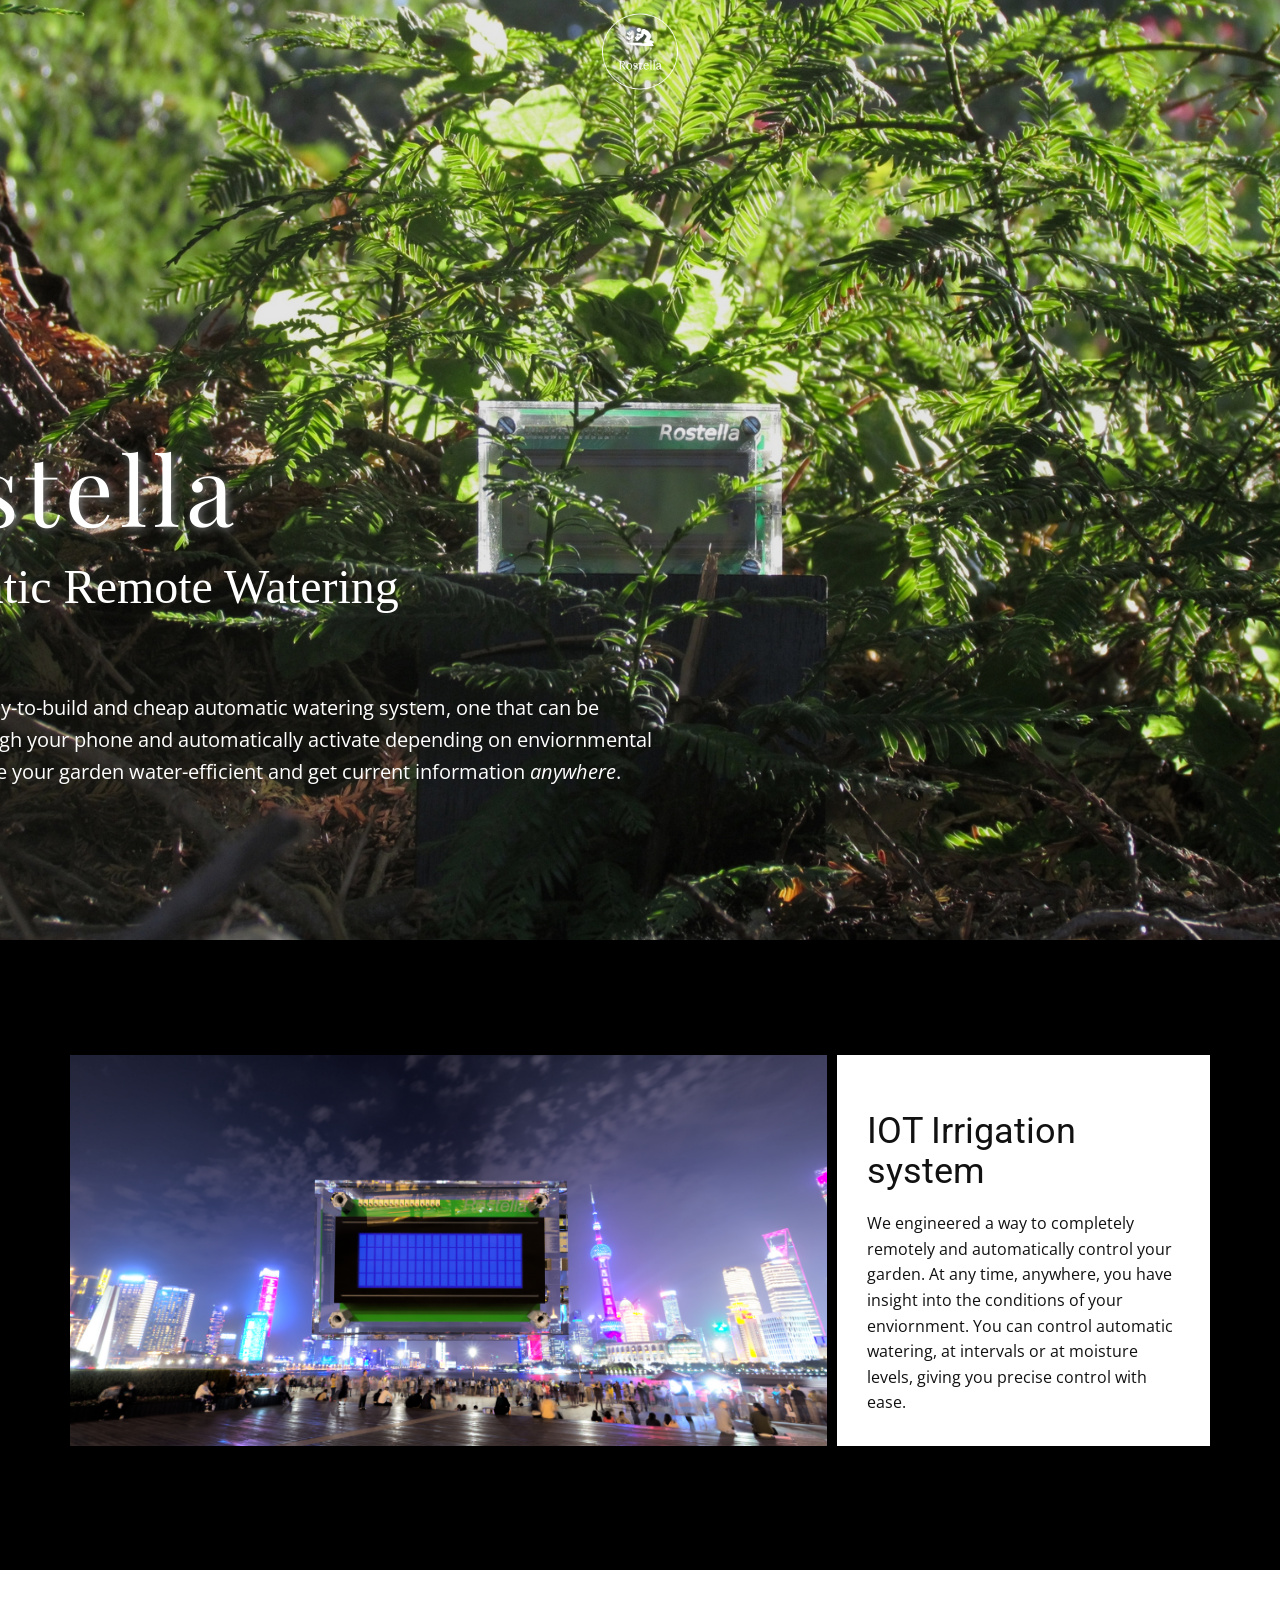
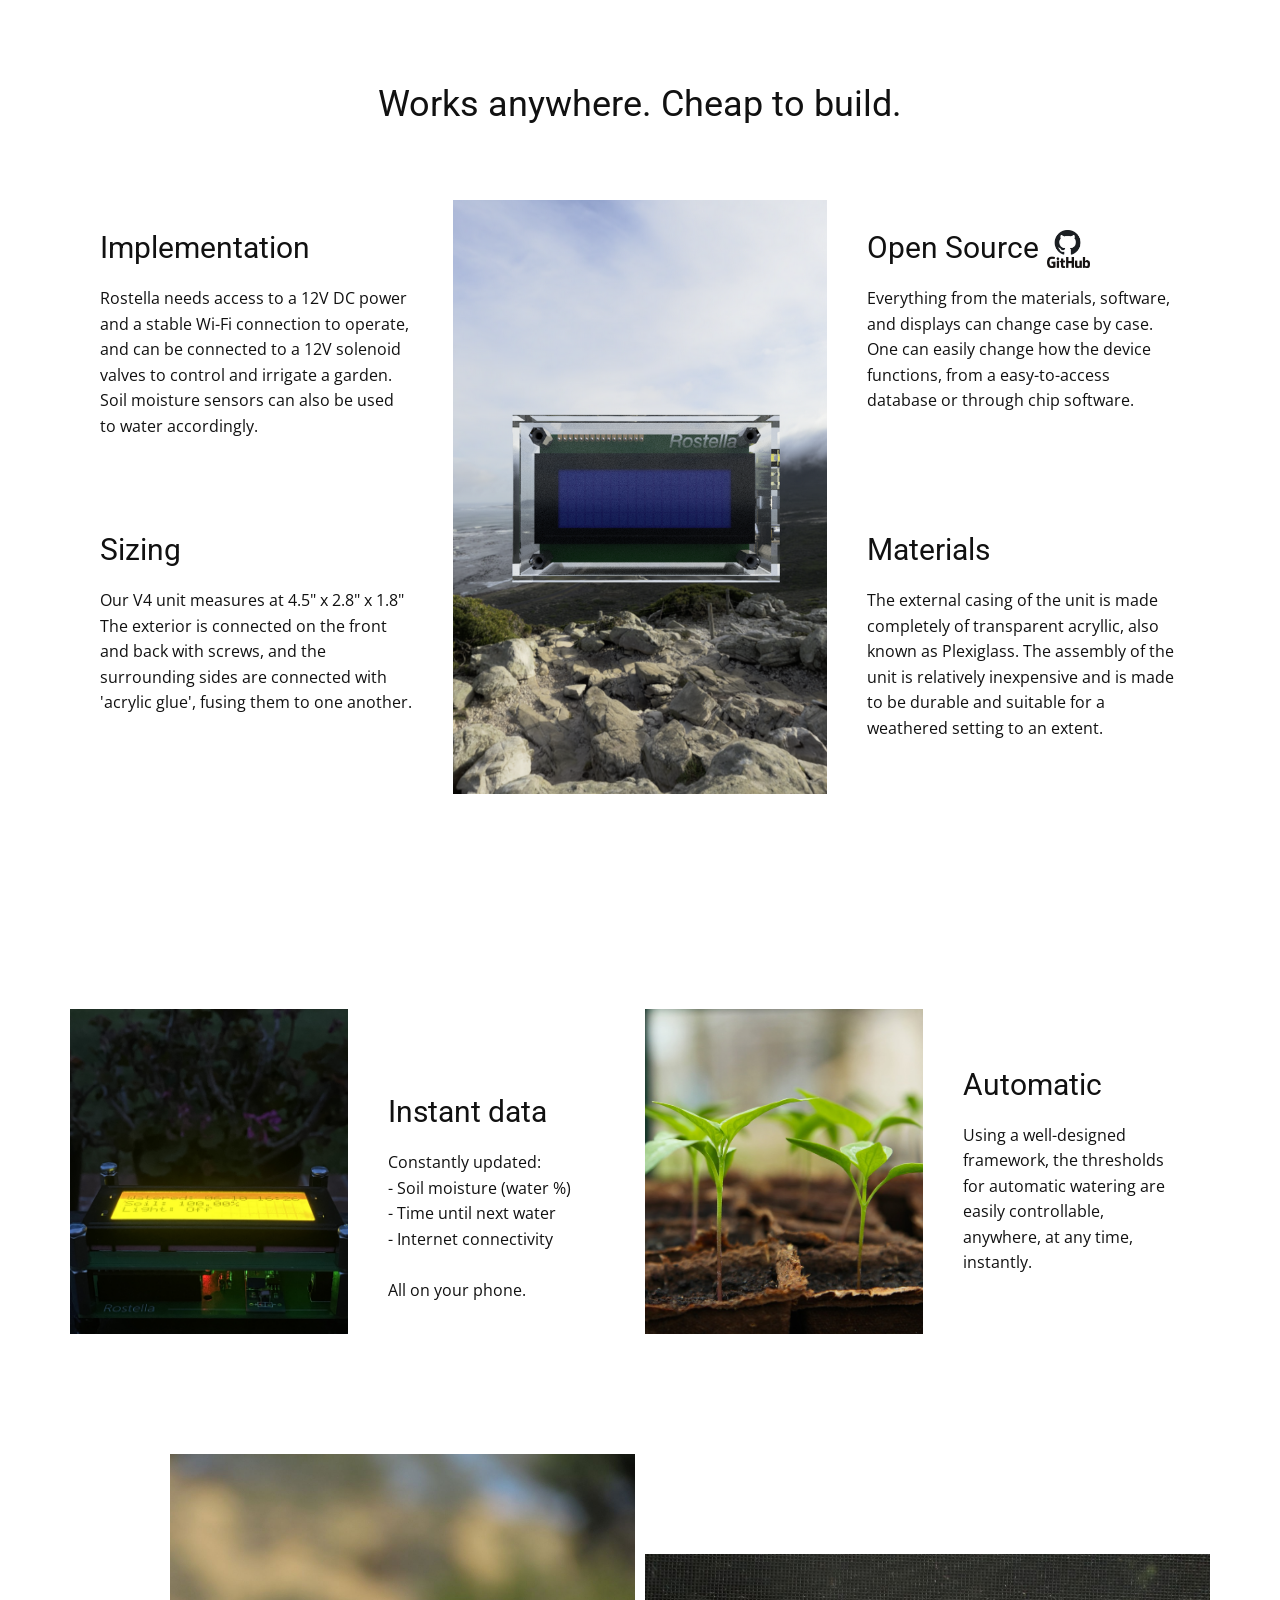
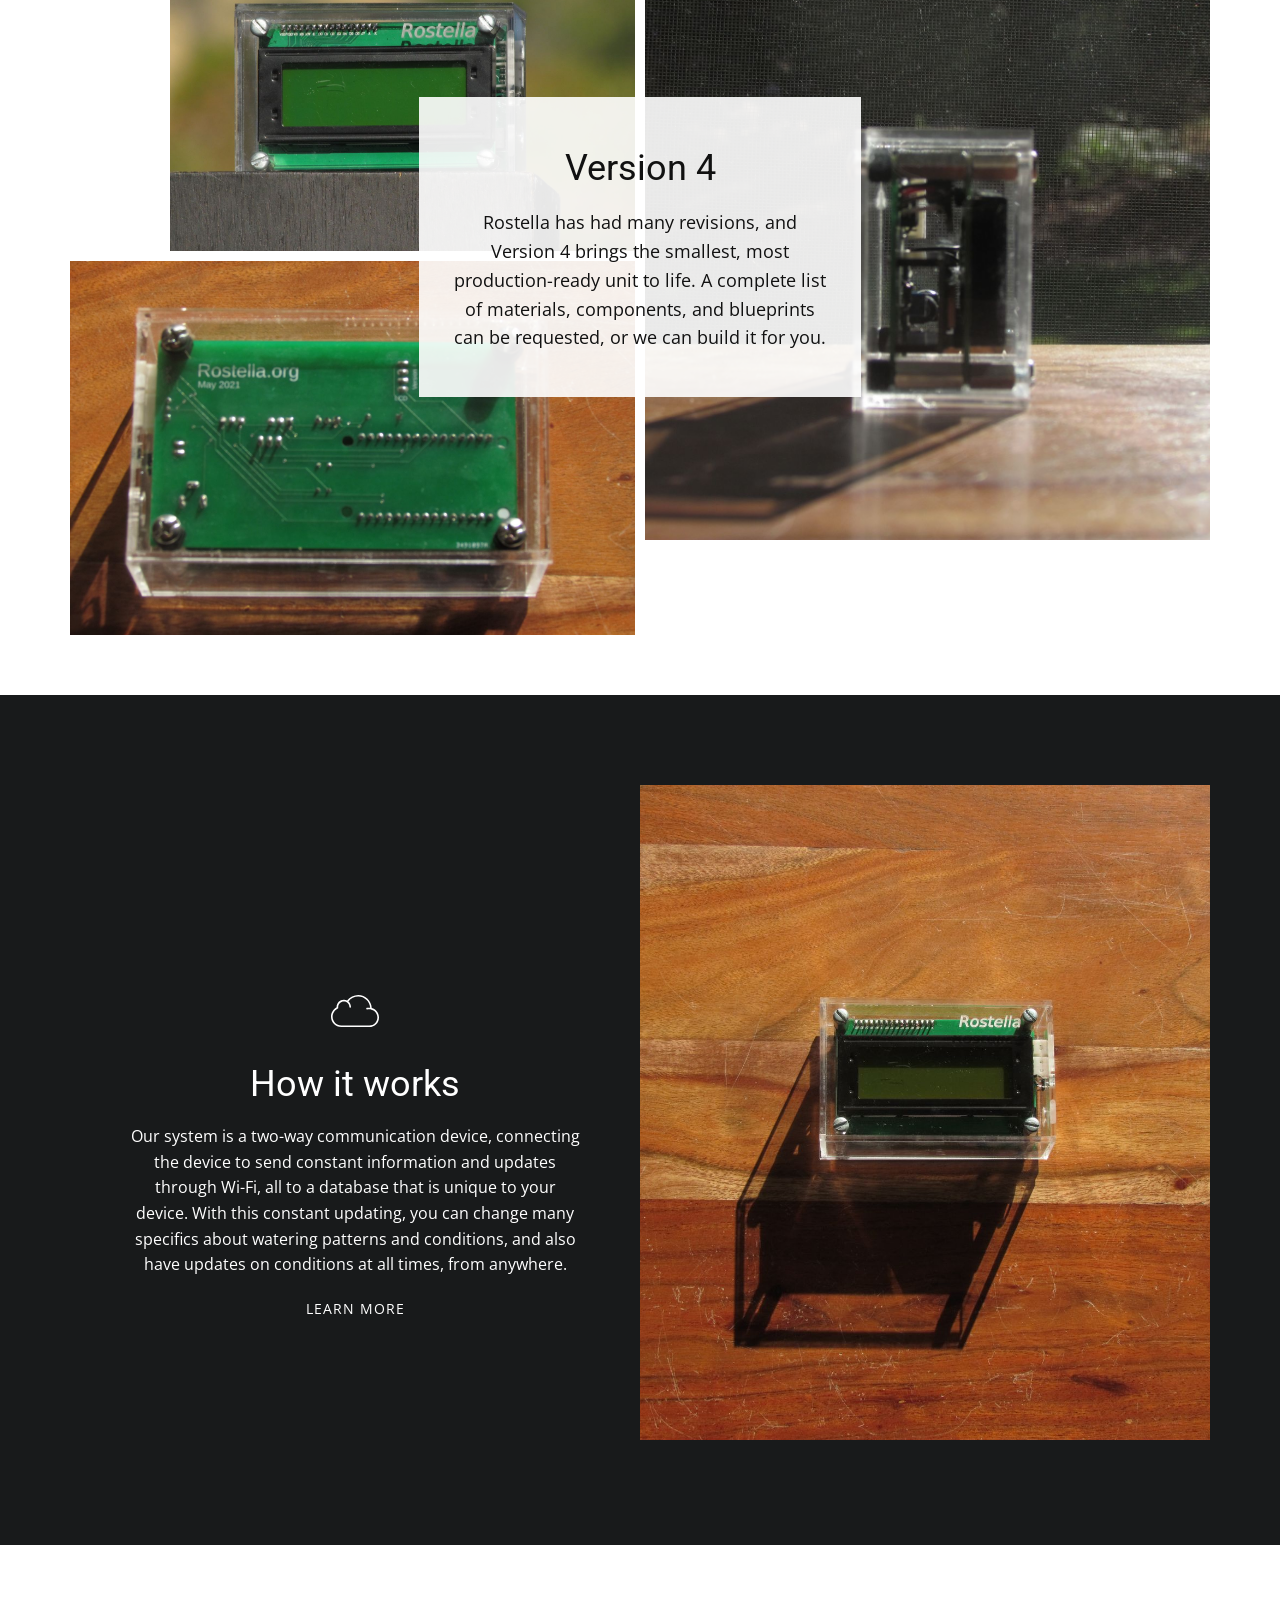
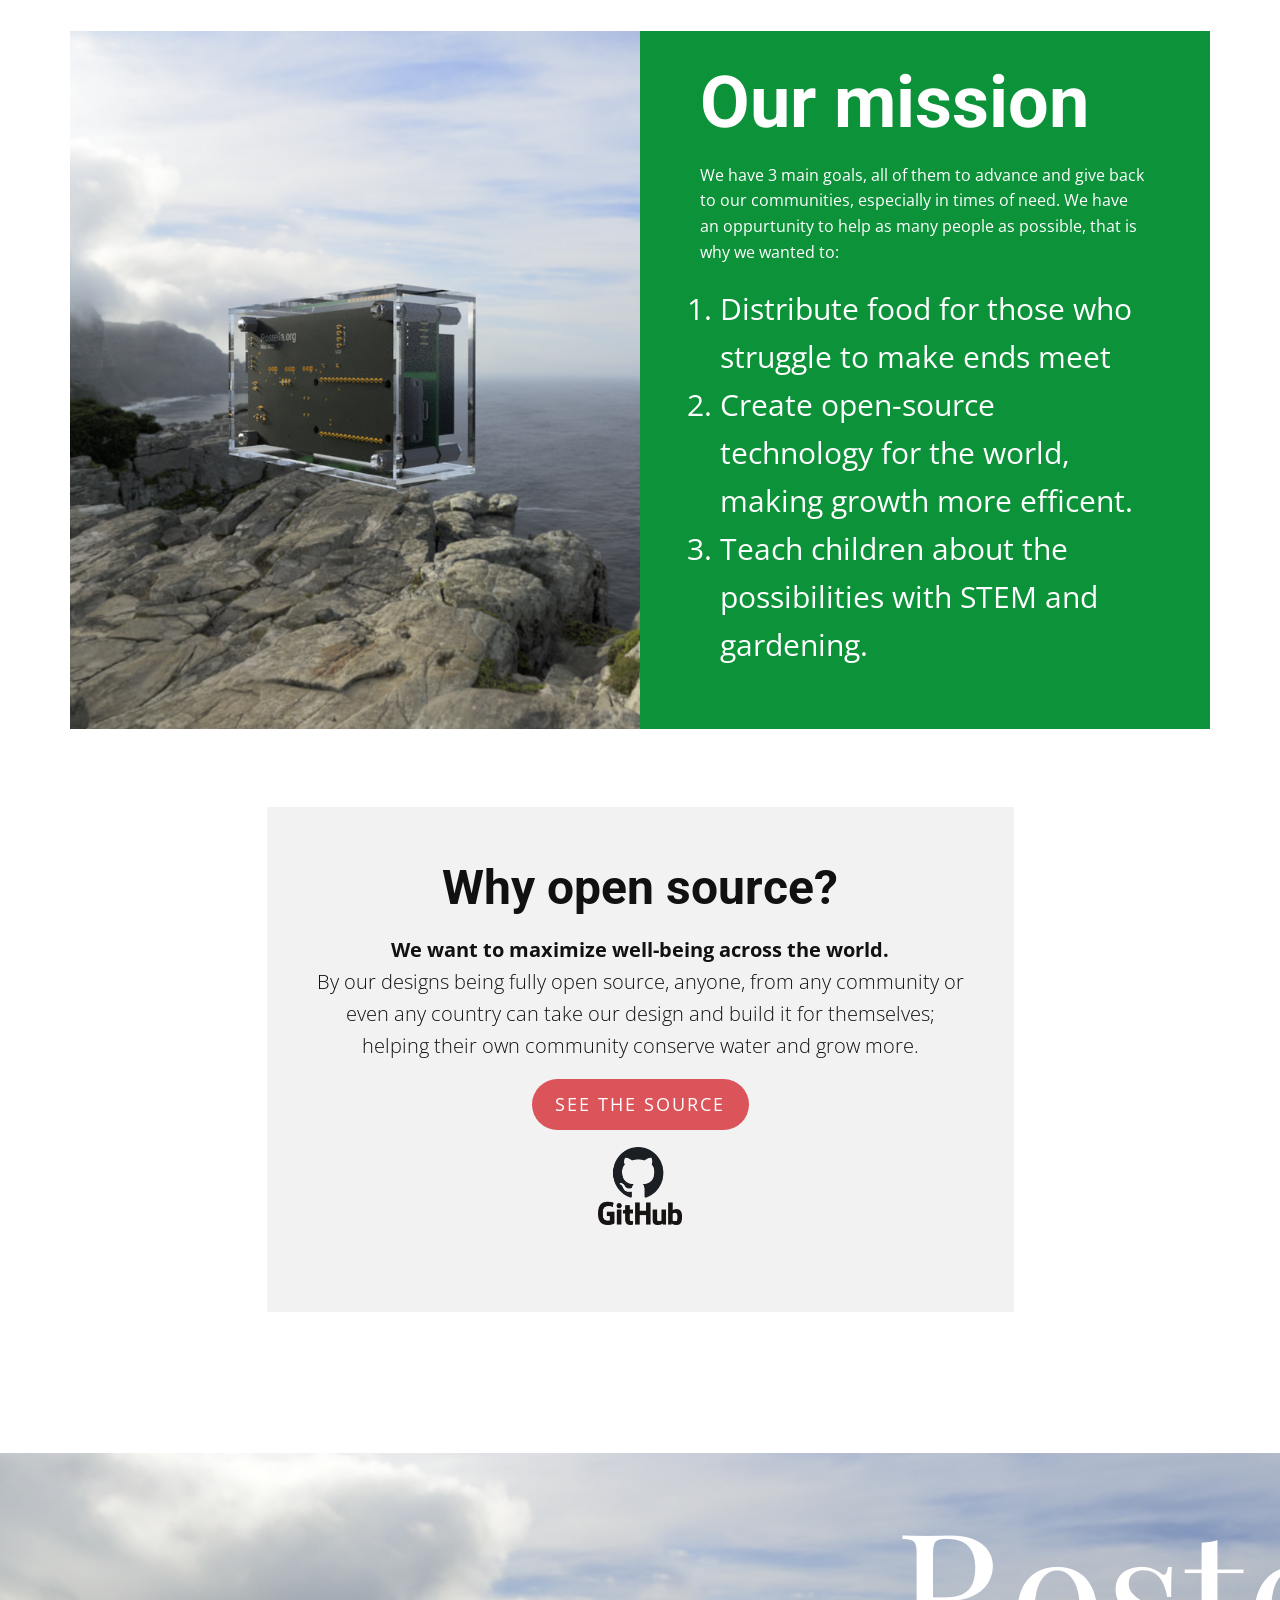
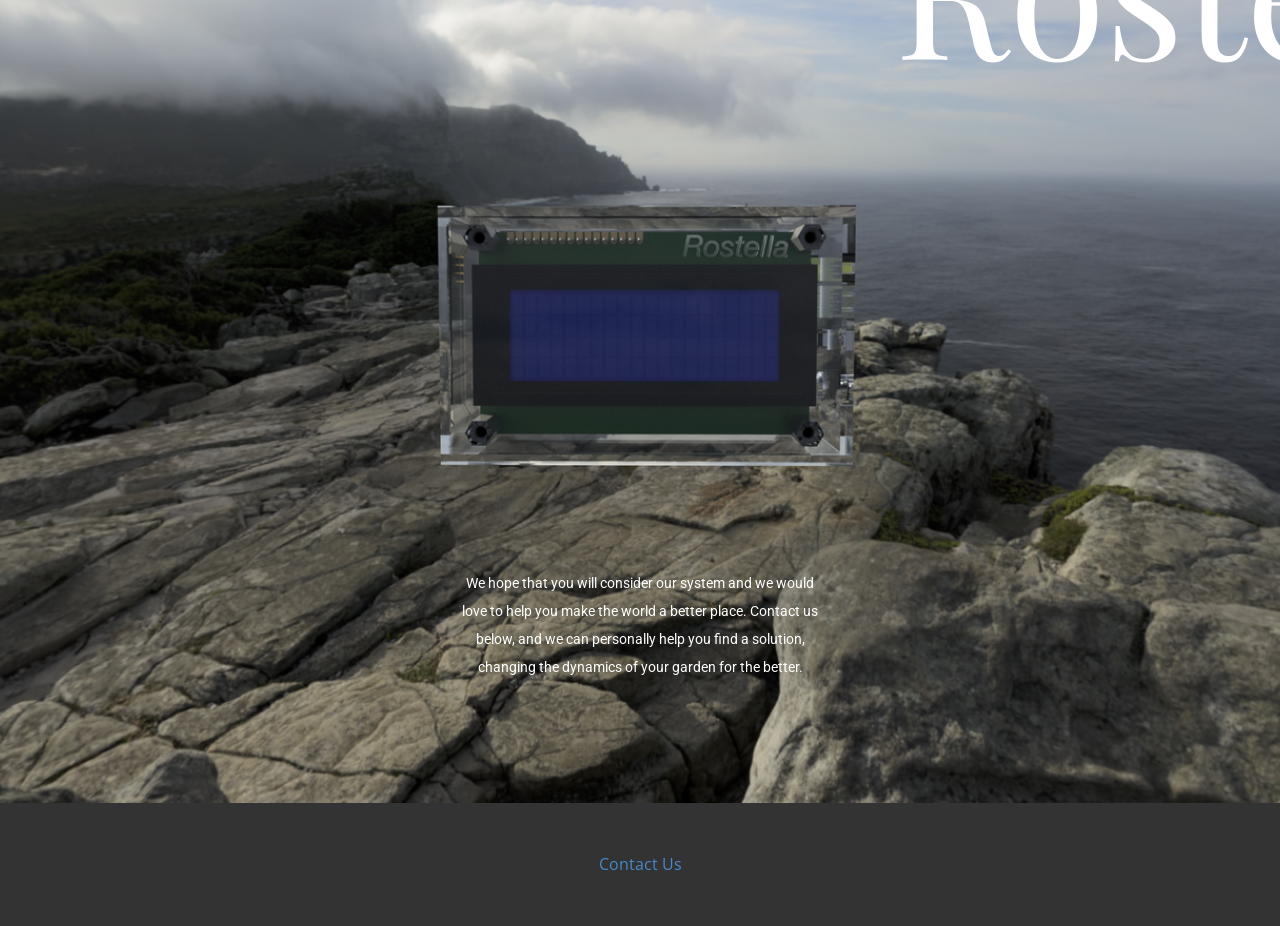
<file: index.html>
<!DOCTYPE html>
<html style="font-size: 16px;">
  <head>
    <meta name="viewport" content="width=device-width, initial-scale=1.0">
    <meta charset="utf-8">
    <meta name="keywords" content="Automatic Remote Watering System, IOT Irrigation system, Works anywhere. Cheap to build., Our build, How it works, Our mission, Why open source?">
    <meta name="description" content="">
    <meta name="page_type" content="np-template-header-footer-from-plugin">
    <title>Rostella IOT Garden</title>
    <link rel="stylesheet" href="nicepage.css" media="screen">
<link rel="stylesheet" href="Rostella-IOT-Garden.css" media="screen">
    <script class="u-script" type="text/javascript" src="jquery.js" defer=""></script>
    <script class="u-script" type="text/javascript" src="nicepage.js" defer=""></script>
    <meta name="generator" content="Nicepage 3.4.2, nicepage.com">
    
    <link id="u-theme-google-font" rel="stylesheet" href="https://fonts.googleapis.com/css?family=Roboto:100,100i,300,300i,400,400i,500,500i,700,700i,900,900i|Open+Sans:300,300i,400,400i,600,600i,700,700i,800,800i">
    <link id="u-page-google-font" rel="stylesheet" href="https://fonts.googleapis.com/css?family=Playfair+Display:400,400i,700,700i,900,900i">
    
    
    
    
    
    
    
    
    
    
    
    <script type="application/ld+json">{
		"@context": "http://schema.org",
		"@type": "Organization",
		"name": "Rostella",
		"url": "index.html"
}</script>
    <meta property="og:title" content="Rostella IOT Garden">
    <meta property="og:type" content="website">
    <meta name="theme-color" content="#478ac9">
    <link rel="canonical" href="index.html">
    <meta property="og:url" content="index.html">
  </head>
  <body data-home-page="Rostella-IOT-Garden.html" data-home-page-title="Rostella IOT Garden" class="u-body u-overlap u-overlap-contrast"><header class="u-align-left u-clearfix u-header u-header" id="sec-79b9"><div class="u-clearfix u-sheet u-sheet-1">
        <img src="images/Rostella-logos_white.png" alt="" class="u-absolute-hcenter u-expanded-height u-image u-image-default u-preserve-proportions u-image-1" data-image-width="1200" data-image-height="1200">
      </div></header>
    <section class="skrollable u-align-left u-clearfix u-image u-shading u-section-1" src="" id="sec-0557" data-image-width="4244" data-image-height="3214">
      <div class="u-clearfix u-sheet u-sheet-1">
        <h1 class="u-align-center-md u-align-center-sm u-align-center-xs u-align-left-lg u-align-left-xl u-custom-font u-font-playfair-display u-text u-title u-text-1">
          <span style="font-weight: 400;">Rostella</span>
        </h1>
        <h2 class="u-align-center-md u-align-center-sm u-align-center-xs u-custom-font u-font-georgia u-text u-text-2">Automatic Remote Watering System</h2>
        <p class="u-align-center-md u-align-center-sm u-align-center-xs u-large-text u-text u-text-variant u-text-3">We made an <span style="font-weight: 400;">easy-to-build and cheap</span>
          <span style="font-weight: 400;">automatic watering system</span>, one that can be controlled through your phone and automatically activate depending on enviornmental conditions. Make your garden water-efficient and get current information <span style="font-style: italic;">anywhere</span>.
        </p>
      </div>
    </section>
    <section class="u-black u-clearfix u-section-2" id="sec-a799">
      <div class="u-clearfix u-sheet u-sheet-1">
        <div class="u-clearfix u-expanded-width u-gutter-10 u-layout-wrap u-layout-wrap-1">
          <div class="u-layout">
            <div class="u-layout-row">
              <div class="u-container-style u-image u-layout-cell u-left-cell u-size-40 u-image-1" src="" data-image-width="2100" data-image-height="1500">
                <div class="u-container-layout u-valign-middle u-container-layout-1"></div>
              </div>
              <div class="u-align-left u-container-style u-layout-cell u-right-cell u-size-20 u-white u-layout-cell-2">
                <div class="u-container-layout u-container-layout-2">
                  <h2 class="u-align-center-sm u-align-center-xs u-text u-text-1">IOT Irrigation system</h2>
                  <p class="u-text u-text-2">We engineered a way to completely remotely and automatically control your garden. At any time, anywhere, you have insight into the conditions of your enviornment. You can control automatic watering, at intervals or at moisture levels, giving you precise control with ease.</p>
                </div>
              </div>
            </div>
          </div>
        </div>
      </div>
    </section>
    <section class="u-clearfix u-section-3" data-image-width="2000" data-image-height="1333" id="sec-9fd4">
      <div class="u-clearfix u-sheet u-sheet-1">
        <div class="u-align-center u-container-style u-group u-group-1">
          <div class="u-container-layout u-valign-middle u-container-layout-1">
            <h2 class="u-text u-text-1">Works anywhere. Cheap to build.</h2>
          </div>
        </div>
        <div class="u-clearfix u-expanded-width u-gutter-10 u-layout-wrap u-layout-wrap-1">
          <div class="u-gutter-0 u-layout">
            <div class="u-layout-row">
              <div class="u-size-20 u-size-30-md">
                <div class="u-layout-col">
                  <div class="u-align-left u-container-style u-layout-cell u-left-cell u-size-30 u-layout-cell-1">
                    <div class="u-container-layout u-valign-top u-container-layout-2">
                      <h3 class="u-text u-text-2">Implementation</h3>
                      <p class="u-text u-text-3">Rostella needs access to a 12V DC power and a stable Wi-Fi connection to operate, and can be connected to a 12V solenoid valves to control and irrigate a garden. Soil moisture sensors can also be used to water accordingly.</p>
                    </div>
                  </div>
                  <div class="u-align-left u-container-style u-layout-cell u-left-cell u-size-30 u-layout-cell-2">
                    <div class="u-container-layout u-valign-top u-container-layout-3">
                      <h3 class="u-text u-text-4">Sizing</h3>
                      <p class="u-text u-text-5">Our V4 unit measures at&nbsp;4.5" x 2.8" x 1.8"<br>The exterior is connected on the front and back with screws, and the surrounding sides are connected with 'acrylic glue', fusing them to one another.
                      </p>
                    </div>
                  </div>
                </div>
              </div>
              <div class="u-size-20 u-size-30-md">
                <div class="u-layout-row">
                  <div class="u-align-left u-container-style u-image u-layout-cell u-size-60 u-image-1" src="" data-image-width="1920" data-image-height="1080">
                    <div class="u-container-layout u-valign-top u-container-layout-4" src=""></div>
                  </div>
                </div>
              </div>
              <div class="u-size-20 u-size-60-md">
                <div class="u-layout-col">
                  <div class="u-align-left u-container-style u-layout-cell u-right-cell u-size-30 u-layout-cell-4">
                    <div class="u-container-layout u-container-layout-5">
                      <h3 class="u-text u-text-6">Open Source</h3><span class="u-file-icon u-icon u-icon-rectangle u-text-palette-1-base u-icon-1" data-href="https://github.com/Rostella/rostella" data-target="_blank"><img src="images/GitHub-logo.png" alt=""></span>
                      <p class="u-text u-text-7">Everything from the materials, software, and displays can change case by case.&nbsp;<br>One can easily change how the device functions, from a easy-to-access database or through chip software.
                      </p>
                    </div>
                  </div>
                  <div class="u-align-left u-container-style u-layout-cell u-right-cell u-size-30 u-layout-cell-5">
                    <div class="u-container-layout u-valign-top u-container-layout-6">
                      <h3 class="u-text u-text-8">Materials</h3>
                      <p class="u-text u-text-9">The external casing of the unit is made completely of transparent acryllic, also known as Plexiglass. The assembly of the unit is relatively inexpensive and is made to be durable and suitable for a weathered setting to an extent.</p>
                    </div>
                  </div>
                </div>
              </div>
            </div>
          </div>
        </div>
      </div>
    </section>
    <section class="u-align-center u-clearfix u-section-4" id="sec-d70f">
      <div class="u-clearfix u-sheet u-sheet-1">
        <div class="u-clearfix u-expanded-width u-gutter-10 u-layout-wrap u-layout-wrap-1">
          <div class="u-layout">
            <div class="u-layout-row">
              <div class="u-container-style u-image u-layout-cell u-left-cell u-size-15 u-size-30-md u-image-1" src="" data-image-width="1200" data-image-height="1600">
                <div class="u-container-layout u-valign-middle u-container-layout-1"></div>
              </div>
              <div class="u-align-left u-container-style u-layout-cell u-size-15 u-size-30-md u-layout-cell-2">
                <div class="u-container-layout u-container-layout-2">
                  <h3 class="u-text u-text-1">Instant data</h3>
                  <p class="u-text u-text-2">Constantly updated:<br>- Soil moisture (water %)<br>- Time until next water<br>- Internet connectivity&nbsp;<br>
                    <br>All on your phone.
                  </p>
                </div>
              </div>
              <div class="u-container-style u-image u-layout-cell u-size-15 u-size-30-md u-image-2" src="" data-image-width="1280" data-image-height="783">
                <div class="u-container-layout u-valign-middle u-container-layout-3"></div>
              </div>
              <div class="u-align-left u-container-style u-layout-cell u-right-cell u-size-15 u-size-30-md u-layout-cell-4">
                <div class="u-container-layout u-valign-middle u-container-layout-4">
                  <h3 class="u-text u-text-3">Automatic</h3>
                  <p class="u-text u-text-4">Using a well-designed framework, the thresholds for automatic watering are easily controllable, anywhere, at any time, instantly.</p>
                </div>
              </div>
            </div>
          </div>
        </div>
      </div>
    </section>
    <section class="u-align-center u-clearfix u-section-5" id="sec-f5d4">
      <div class="u-clearfix u-sheet u-valign-middle u-sheet-1">
        <div class="u-clearfix u-expanded-width u-gutter-10 u-layout-wrap u-layout-wrap-1">
          <div class="u-layout">
            <div class="u-layout-row">
              <div class="u-size-30">
                <div class="u-layout-col">
                  <div class="u-align-left u-container-style u-layout-cell u-left-cell u-size-30 u-layout-cell-1" src="">
                    <div class="u-container-layout u-container-layout-1" src="">
                      <img class="u-expanded-width u-image u-image-1" src="images/IMG_4344.JPG" data-image-width="4320" data-image-height="3240">
                    </div>
                  </div>
                  <div class="u-align-left u-container-style u-image u-layout-cell u-left-cell u-size-30 u-image-2" src="" data-image-width="1600" data-image-height="1200">
                    <div class="u-container-layout u-container-layout-2" src=""></div>
                  </div>
                </div>
              </div>
              <div class="u-size-30">
                <div class="u-layout-row">
                  <div class="u-align-left u-container-style u-layout-cell u-right-cell u-size-60 u-layout-cell-3" src="">
                    <div class="u-container-layout u-container-layout-3" src="">
                      <img class="u-expanded-width u-image u-image-3" src="images/IMG_43321.JPG" data-image-width="1600" data-image-height="1200">
                      <div class="u-align-center u-container-style u-group u-opacity u-opacity-90 u-white u-group-1">
                        <div class="u-container-layout u-container-layout-4">
                          <h2 class="u-text u-text-1">Version 4</h2>
                          <p class="u-text u-text-2">Rostella has had many revisions, and Version 4 brings the smallest, most production-ready unit to life. A complete list of materials, components, and blueprints can be requested, or we can build it for you.</p>
                        </div>
                      </div>
                    </div>
                  </div>
                </div>
              </div>
            </div>
          </div>
        </div>
      </div>
    </section>
    <section class="u-clearfix u-custom-color-2 u-section-6" id="sec-fb02">
      <div class="u-clearfix u-sheet u-sheet-1">
        <div class="u-clearfix u-expanded-width u-gutter-0 u-layout-wrap u-layout-wrap-1">
          <div class="u-layout" style="">
            <div class="u-layout-row" style="">
              <div class="u-align-center u-container-style u-custom-color-2 u-layout-cell u-left-cell u-size-30 u-size-xs-60 u-layout-cell-1" src="">
                <div class="u-container-layout u-container-layout-1"><span class="u-icon u-icon-circle u-icon-1"><svg class="u-svg-link" preserveAspectRatio="xMidYMin slice" viewBox="0 0 60 60" style=""><use xmlns:xlink="http://www.w3.org/1999/xlink" xlink:href="#svg-3cba"></use></svg><svg xmlns="http://www.w3.org/2000/svg" xmlns:xlink="http://www.w3.org/1999/xlink" version="1.1" xml:space="preserve" class="u-svg-content" viewBox="0 0 60 60" x="0px" y="0px" id="svg-3cba" style="enable-background:new 0 0 60 60;"><path d="M50.976,26.194C50.447,17.194,43.028,10,34.085,10c-5.43,0-10.688,2.663-13.946,7.008c-0.075-0.039-0.154-0.066-0.23-0.102
	c-0.198-0.096-0.399-0.187-0.604-0.269c-0.114-0.045-0.228-0.086-0.343-0.126c-0.203-0.071-0.409-0.134-0.619-0.191
	c-0.115-0.031-0.229-0.063-0.345-0.089c-0.225-0.051-0.455-0.09-0.687-0.125c-0.101-0.015-0.2-0.035-0.302-0.046
	C16.677,16.023,16.341,16,16,16c-4.963,0-9,4.037-9,9c0,0.127,0.008,0.252,0.016,0.377v0.004C2.857,27.649,0,32.399,0,37.154
	C0,44.237,5.762,50,12.845,50h24.508c0.104,0,0.207-0.006,0.311-0.014l0.062-0.008l0.134,0.008C37.962,49.994,38.064,50,38.169,50
	h9.803C54.604,50,60,44.604,60,37.972C60,32.483,56.173,27.56,50.976,26.194z M47.972,48h-9.803c-0.059,0-0.116-0.005-0.174-0.009
	l-0.271-0.011l-0.198,0.011C37.469,47.995,37.411,48,37.353,48H12.845C6.865,48,2,43.135,2,37.154C2,33,4.705,28.688,8.433,26.901
	L9,26.63V26c0-0.127,0.008-0.256,0.015-0.386l0.009-0.16l-0.012-0.21C9.006,25.163,9,25.082,9,25c0-3.859,3.141-7,7-7
	c0.309,0,0.614,0.027,0.917,0.067c0.078,0.01,0.156,0.023,0.233,0.036c0.267,0.044,0.53,0.102,0.789,0.177
	c0.035,0.01,0.071,0.017,0.106,0.027c0.285,0.087,0.563,0.197,0.835,0.321c0.071,0.032,0.14,0.067,0.21,0.101
	c0.24,0.119,0.475,0.249,0.702,0.396C21.719,20.373,23,22.538,23,25c0,0.553,0.447,1,1,1s1-0.447,1-1c0-2.754-1.246-5.219-3.2-6.871
	C24.667,14.379,29.388,12,34.085,12c7.745,0,14.177,6.135,14.848,13.888c-1.022-0.072-2.552-0.109-4.083,0.124
	c-0.546,0.083-0.921,0.593-0.838,1.139c0.075,0.495,0.501,0.85,0.987,0.85c0.05,0,0.101-0.004,0.151-0.012
	c2.227-0.337,4.548-0.021,4.684-0.002C54.49,28.872,58,33.161,58,37.972C58,43.501,53.501,48,47.972,48z"></path></svg>
                
                
              </span>
                  <h2 class="u-text u-text-1">How it works</h2>
                  <p class="u-text u-text-2">Our system is a two-way communication device, connecting the device to send constant information and updates through Wi-Fi, all to a database that is unique to your device. With this constant updating, you can change many specifics about watering patterns and conditions, and also have updates on conditions at all times, from anywhere.</p>
                  <a href="https://github.com/Rostella/Rostella" class="u-btn u-button-style u-none u-btn-1" target="_blank">LEARN MORE</a>
                </div>
              </div>
              <div class="u-align-center u-container-style u-image u-layout-cell u-right-cell u-size-30 u-size-xs-60 u-image-1" src="" data-image-width="4320" data-image-height="3240">
                <div class="u-container-layout u-valign-middle u-container-layout-2" src=""></div>
              </div>
            </div>
          </div>
        </div>
      </div>
    </section>
    <section class="u-align-center u-clearfix u-section-7" id="sec-ac4a">
      <div class="u-clearfix u-sheet u-sheet-1">
        <div class="u-clearfix u-expanded-width u-gutter-0 u-layout-wrap u-layout-wrap-1">
          <div class="u-layout" style="">
            <div class="u-layout-row" style="">
              <div class="u-align-left u-container-style u-image u-layout-cell u-left-cell u-size-30 u-size-xs-60 u-image-1" src="" data-image-width="1920" data-image-height="1080">
                <div class="u-container-layout u-valign-middle u-container-layout-1" src=""></div>
              </div>
              <div class="u-align-left u-container-style u-custom-color-1 u-layout-cell u-right-cell u-size-30 u-size-xs-60 u-layout-cell-2">
                <div class="u-container-layout u-container-layout-2">
                  <h1 class="u-text u-title u-text-1">O<span style="font-weight: 700;">ur mission</span>
                  </h1>
                  <p class="u-text u-text-2">We have 3 main goals, all of them to advance and give back to our communities, especially in times of need. We have an oppurtunity to help as many people as possible, that is why we wanted to:<br>
                  </p>
                  <ol class="u-text u-text-3">
                    <li>Distribute food for those who struggle to make ends meet</li>
                    <li>Create open-source technology for the world, making growth more efficent.</li>
                    <li>Teach children about the possibilities with STEM and gardening.</li>
                  </ol>
                </div>
              </div>
            </div>
          </div>
        </div>
      </div>
    </section>
    <section class="u-align-left u-clearfix u-section-8" id="sec-8e99">
      <div class="u-clearfix u-sheet u-sheet-1">
        <div class="u-container-style u-grey-5 u-group u-group-1">
          <div class="u-container-layout u-container-layout-1">
            <h1 class="u-align-center u-text u-text-1">Why open source?</h1>
            <p class="u-align-center u-text u-text-2">
              <span style="font-weight: 700;">We want to maximize well-being across the world.</span>
              <br>By our designs being fully open source, anyone, from any community or even any country can take our design and build it for themselves; helping their own community conserve water and grow more.<br>
            </p>
            <a href="https://github.com/Rostella/Rostella" class="u-btn u-btn-round u-button-style u-color-scheme-summer-time u-color-style-multicolor-1 u-palette-2-base u-radius-50 u-btn-1" target="_blank">SEE THE SOURCE</a><span class="u-file-icon u-icon u-icon-rectangle u-text-palette-1-base u-icon-1"><img src="images/GitHub-logo.png" alt=""></span>
          </div>
        </div>
      </div>
    </section>
    <section class="u-clearfix u-image u-section-9" id="carousel_4112" data-image-width="3300" data-image-height="1860">
      <div class="u-clearfix u-sheet u-sheet-1">
        <h1 class="modern u-align-center-xs u-custom-font u-font-playfair-display u-text u-text-body-alt-color u-title u-text-1">Rostella<br>
        </h1>
        <p class="u-align-center u-custom-font u-heading-font u-text u-text-body-alt-color u-text-2">We hope that you will consider our system and we would love to help you make the world a better place. Contact us below, and we can personally help you find a solution, changing the dynamics of your garden for the better.<br>
        </p>
      </div>
    </section>
    <style class="u-overlap-style">.u-overlap:not(.u-sticky-scroll) .u-header {
}</style>
    
    
    
    <footer class="u-align-center u-clearfix u-footer u-grey-80 u-footer" id="sec-899a"><div class="u-clearfix u-sheet u-sheet-1">
        <p class="u-small-text u-text u-text-variant u-text-1">
          <a href="#sec-7765" class="u-active-none u-border-none u-btn u-button-link u-button-style u-dialog-link u-hover-none u-none u-text-palette-1-base u-btn-1">Contact Us<br>
          </a>
        </p>
      </div></footer>
  <section class="u-align-center u-black u-clearfix u-container-style u-dialog-block u-opacity u-opacity-70 u-valign-middle u-section-12" id="sec-7765">
      <div class="u-border-2 u-border-grey-75 u-container-style u-dialog u-gradient u-opacity u-opacity-75 u-shape-rectangle u-dialog-1">
        <div class="u-container-layout u-valign-middle u-container-layout-1">
          <p class="u-align-center u-text u-text-black u-text-1">
            <span class="u-text-white">
              <span style="font-weight: 400;">Contact Blake</span>:
            </span>&nbsp;<br>Kanssdev@gmail.com<br>
            <br>
            <span class="u-text-white">Contact William:</span>&nbsp;<br>Williamsimonton135@gmail.com<br>
            <br>
            <span class="u-text-white">We would love to hear your thoughts<br>Thank you!
            </span>
          </p>
        </div><button class="u-dialog-close-button u-icon u-text-grey-50 u-icon-1"><svg class="u-svg-link" preserveAspectRatio="xMidYMin slice" viewBox="0 0 413.348 413.348" style=""><use xmlns:xlink="http://www.w3.org/1999/xlink" xlink:href="#svg-5801"></use></svg><svg xmlns="http://www.w3.org/2000/svg" xmlns:xlink="http://www.w3.org/1999/xlink" version="1.1" xml:space="preserve" class="u-svg-content" viewBox="0 0 413.348 413.348" id="svg-5801"><path d="m413.348 24.354-24.354-24.354-182.32 182.32-182.32-182.32-24.354 24.354 182.32 182.32-182.32 182.32 24.354 24.354 182.32-182.32 182.32 182.32 24.354-24.354-182.32-182.32z"></path></svg></button>
      </div>
    </section><style>.u-section-12 {
  min-height: 826px;
}

.u-section-12 .u-dialog-1 {
  width: 566px;
  min-height: 367px;
  box-shadow: 0 -2px 8px 0 rgba(128,128,128,1);
  background-image: linear-gradient(#d9d9d9, #999999);
  margin: 60px auto;
}

.u-section-12 .u-container-layout-1 {
  padding: 40px 30px;
}

.u-section-12 .u-text-1 {
  margin: 87px 0 0;
}

.u-section-12 .u-icon-1 {
  width: 15px;
  height: 15px;
  left: auto;
  top: 17px;
  position: absolute;
  right: 16px;
}

@media (max-width: 1199px) {
  .u-section-12 .u-dialog-1 {
    height: auto;
  }
}

@media (max-width: 991px) {
  .u-section-12 .u-container-layout-1 {
    padding-top: 30px;
    padding-bottom: 30px;
  }
}

@media (max-width: 767px) {
  .u-section-12 .u-dialog-1 {
    width: 540px;
  }
}

@media (max-width: 575px) {
  .u-section-12 .u-dialog-1 {
    width: 566px;
    min-height: 370px;
  }

  .u-section-12 .u-container-layout-1 {
    padding-top: 40px;
    padding-bottom: 40px;
  }

  .u-section-12 .u-text-1 {
    margin-top: 0;
  }
}</style></body>
</html>
</file>
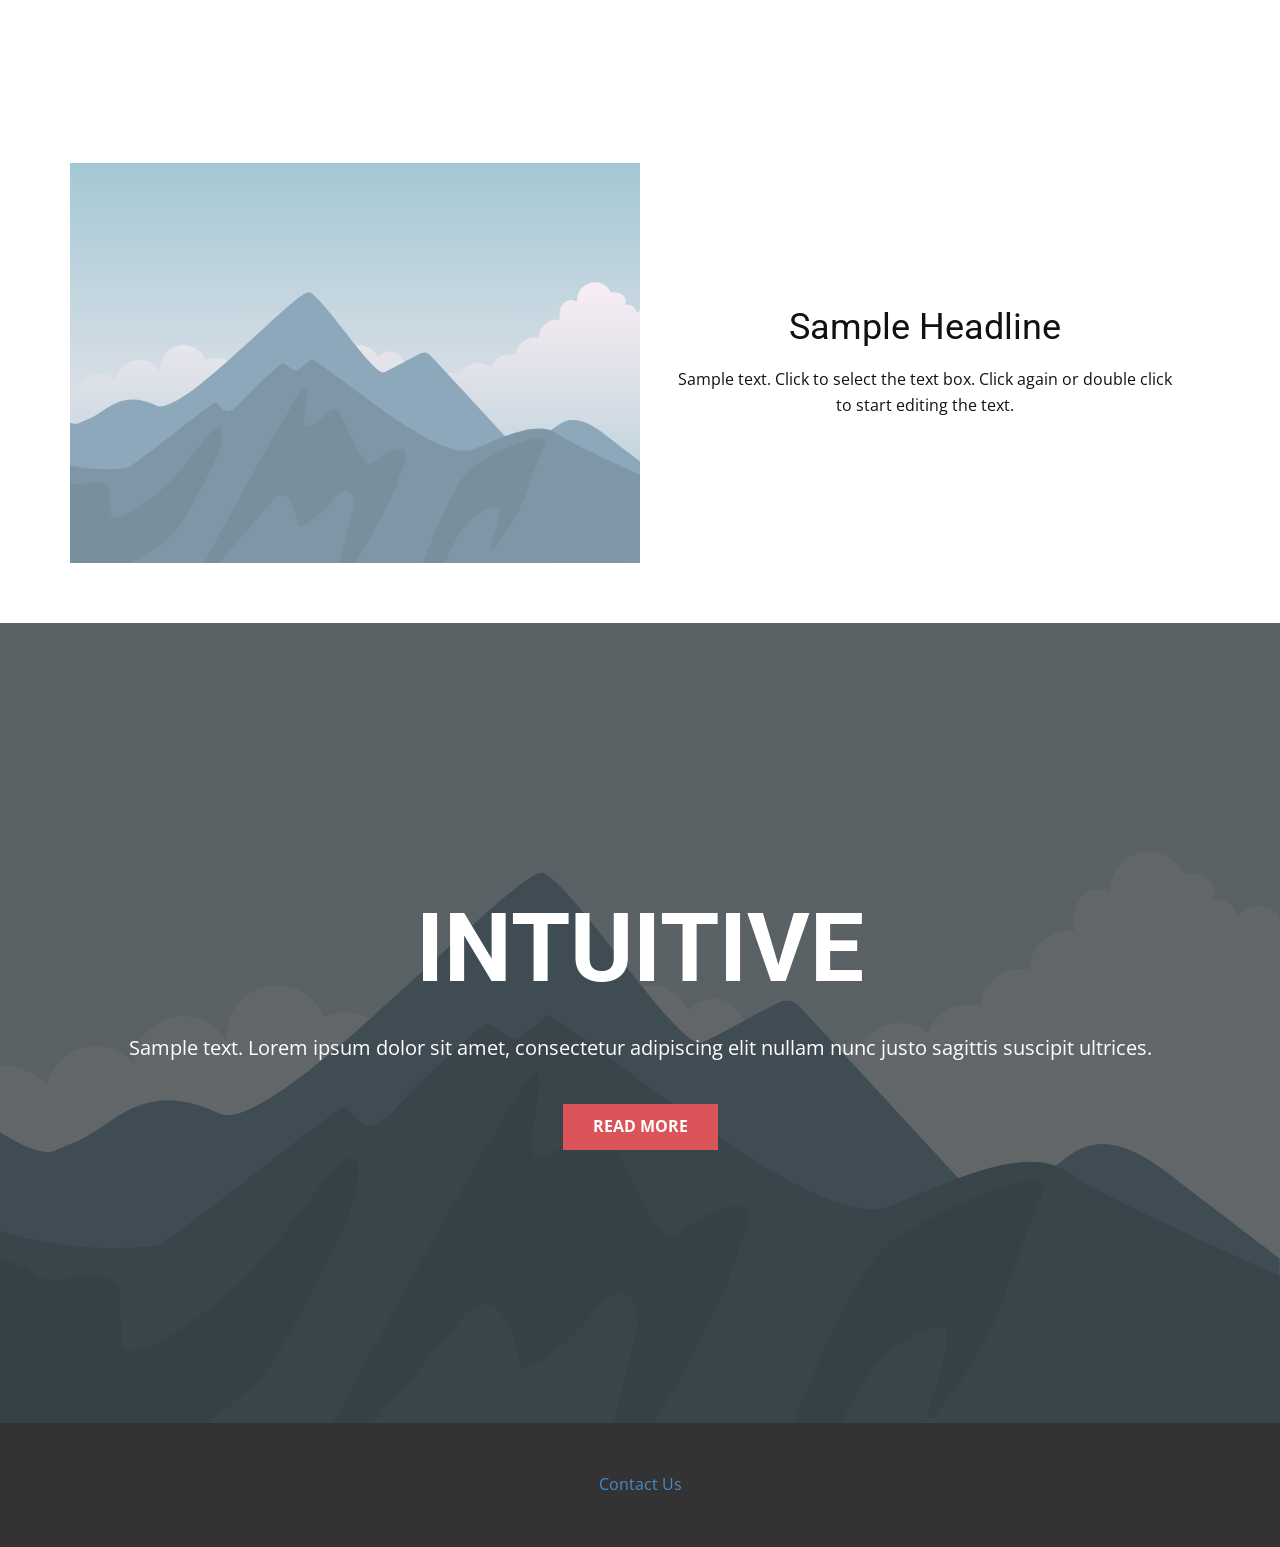
<file: Page-2.html>
<!DOCTYPE html>
<html style="font-size: 16px;">
  <head>
    <meta name="viewport" content="width=device-width, initial-scale=1.0">
    <meta charset="utf-8">
    <meta name="keywords" content="INTUITIVE">
    <meta name="description" content="">
    <meta name="page_type" content="np-template-header-footer-from-plugin">
    <title>Page 2</title>
    <link rel="stylesheet" href="nicepage.css" media="screen">
<link rel="stylesheet" href="Page-2.css" media="screen">
    <script class="u-script" type="text/javascript" src="jquery.js" defer=""></script>
    <script class="u-script" type="text/javascript" src="nicepage.js" defer=""></script>
    <meta name="generator" content="Nicepage 3.4.2, nicepage.com">
    <link id="u-theme-google-font" rel="stylesheet" href="https://fonts.googleapis.com/css?family=Roboto:100,100i,300,300i,400,400i,500,500i,700,700i,900,900i|Open+Sans:300,300i,400,400i,600,600i,700,700i,800,800i">
    
    
    
    
    <script type="application/ld+json">{
		"@context": "http://schema.org",
		"@type": "Organization",
		"name": "Rostella",
		"url": "index.html"
}</script>
    <meta property="og:title" content="Page 2">
    <meta property="og:type" content="website">
    <meta name="theme-color" content="#478ac9">
    <link rel="canonical" href="index.html">
    <meta property="og:url" content="index.html">
  </head>
  <body class="u-body"><header class="u-align-left u-clearfix u-header u-header" id="sec-79b9"><div class="u-clearfix u-sheet u-sheet-1">
        <img src="images/Rostella-logos_white.png" alt="" class="u-absolute-hcenter u-expanded-height u-image u-image-default u-preserve-proportions u-image-1" data-image-width="1200" data-image-height="1200">
      </div></header>
    <section class="u-clearfix u-section-1" id="sec-07d1">
      <div class="u-clearfix u-sheet u-sheet-1">
        <div class="u-clearfix u-expanded-width u-layout-wrap u-layout-wrap-1">
          <div class="u-layout">
            <div class="u-layout-row">
              <div class="u-container-style u-image u-layout-cell u-size-30 u-image-1" data-image-width="400" data-image-height="265">
                <div class="u-container-layout u-container-layout-1"></div>
              </div>
              <div class="u-align-center u-container-style u-layout-cell u-size-30 u-layout-cell-2">
                <div class="u-container-layout u-valign-middle u-container-layout-2">
                  <h2 class="u-text u-text-default u-text-1">Sample Headline</h2>
                  <p class="u-text u-text-default u-text-2">Sample text. Click to select the text box. Click again or double click to start editing the text.</p>
                </div>
              </div>
            </div>
          </div>
        </div>
      </div>
    </section>
    <section class="u-align-center u-clearfix u-image u-shading u-section-2" src="" data-image-width="256" data-image-height="256" id="sec-cdac">
      <div class="u-clearfix u-sheet u-valign-middle u-sheet-1">
        <h1 class="u-text u-text-default u-title u-text-1">INTUITIVE</h1>
        <p class="u-large-text u-text u-text-default u-text-variant u-text-2">Sample text. Lorem ipsum dolor sit amet, consectetur adipiscing elit nullam nunc justo sagittis suscipit ultrices.</p>
        <a href="#" class="u-btn u-button-style u-palette-2-base u-btn-1">Read More</a>
      </div>
    </section>
    
    
    
    <footer class="u-align-center u-clearfix u-footer u-grey-80 u-footer" id="sec-899a"><div class="u-clearfix u-sheet u-sheet-1">
        <p class="u-small-text u-text u-text-variant u-text-1">
          <a href="#sec-7765" class="u-active-none u-border-none u-btn u-button-link u-button-style u-dialog-link u-hover-none u-none u-text-palette-1-base u-btn-1">Contact Us<br>
          </a>
        </p>
      </div></footer>
  <section class="u-align-center u-black u-clearfix u-container-style u-dialog-block u-opacity u-opacity-70 u-valign-middle u-section-5" id="sec-7765">
      <div class="u-border-2 u-border-grey-75 u-container-style u-dialog u-gradient u-opacity u-opacity-75 u-shape-rectangle u-dialog-1">
        <div class="u-container-layout u-valign-middle u-container-layout-1">
          <p class="u-align-center u-text u-text-black u-text-1">
            <span class="u-text-white">
              <span style="font-weight: 400;">Contact Blake</span>:
            </span>&nbsp;<br>Kanssdev@gmail.com<br>
            <br>
            <span class="u-text-white">Contact William:</span>&nbsp;<br>Williamsimonton135@gmail.com<br>
            <br>
            <span class="u-text-white">We would love to hear your thoughts<br>Thank you!
            </span>
          </p>
        </div><button class="u-dialog-close-button u-icon u-text-grey-50 u-icon-1"><svg class="u-svg-link" preserveAspectRatio="xMidYMin slice" viewBox="0 0 413.348 413.348" style=""><use xmlns:xlink="http://www.w3.org/1999/xlink" xlink:href="#svg-5801"></use></svg><svg xmlns="http://www.w3.org/2000/svg" xmlns:xlink="http://www.w3.org/1999/xlink" version="1.1" xml:space="preserve" class="u-svg-content" viewBox="0 0 413.348 413.348" id="svg-5801"><path d="m413.348 24.354-24.354-24.354-182.32 182.32-182.32-182.32-24.354 24.354 182.32 182.32-182.32 182.32 24.354 24.354 182.32-182.32 182.32 182.32 24.354-24.354-182.32-182.32z"></path></svg></button>
      </div>
    </section><style>.u-section-5 {
  min-height: 826px;
}

.u-section-5 .u-dialog-1 {
  width: 566px;
  min-height: 367px;
  box-shadow: 0 -2px 8px 0 rgba(128,128,128,1);
  background-image: linear-gradient(#d9d9d9, #999999);
  margin: 60px auto;
}

.u-section-5 .u-container-layout-1 {
  padding: 40px 30px;
}

.u-section-5 .u-text-1 {
  margin: 87px 0 0;
}

.u-section-5 .u-icon-1 {
  width: 15px;
  height: 15px;
  left: auto;
  top: 17px;
  position: absolute;
  right: 16px;
}

@media (max-width: 1199px) {
  .u-section-5 .u-dialog-1 {
    height: auto;
  }
}

@media (max-width: 991px) {
  .u-section-5 .u-container-layout-1 {
    padding-top: 30px;
    padding-bottom: 30px;
  }
}

@media (max-width: 767px) {
  .u-section-5 .u-dialog-1 {
    width: 540px;
  }
}

@media (max-width: 575px) {
  .u-section-5 .u-dialog-1 {
    width: 566px;
    min-height: 370px;
  }

  .u-section-5 .u-container-layout-1 {
    padding-top: 40px;
    padding-bottom: 40px;
  }

  .u-section-5 .u-text-1 {
    margin-top: 0;
  }
}</style></body>
</html>
</file>
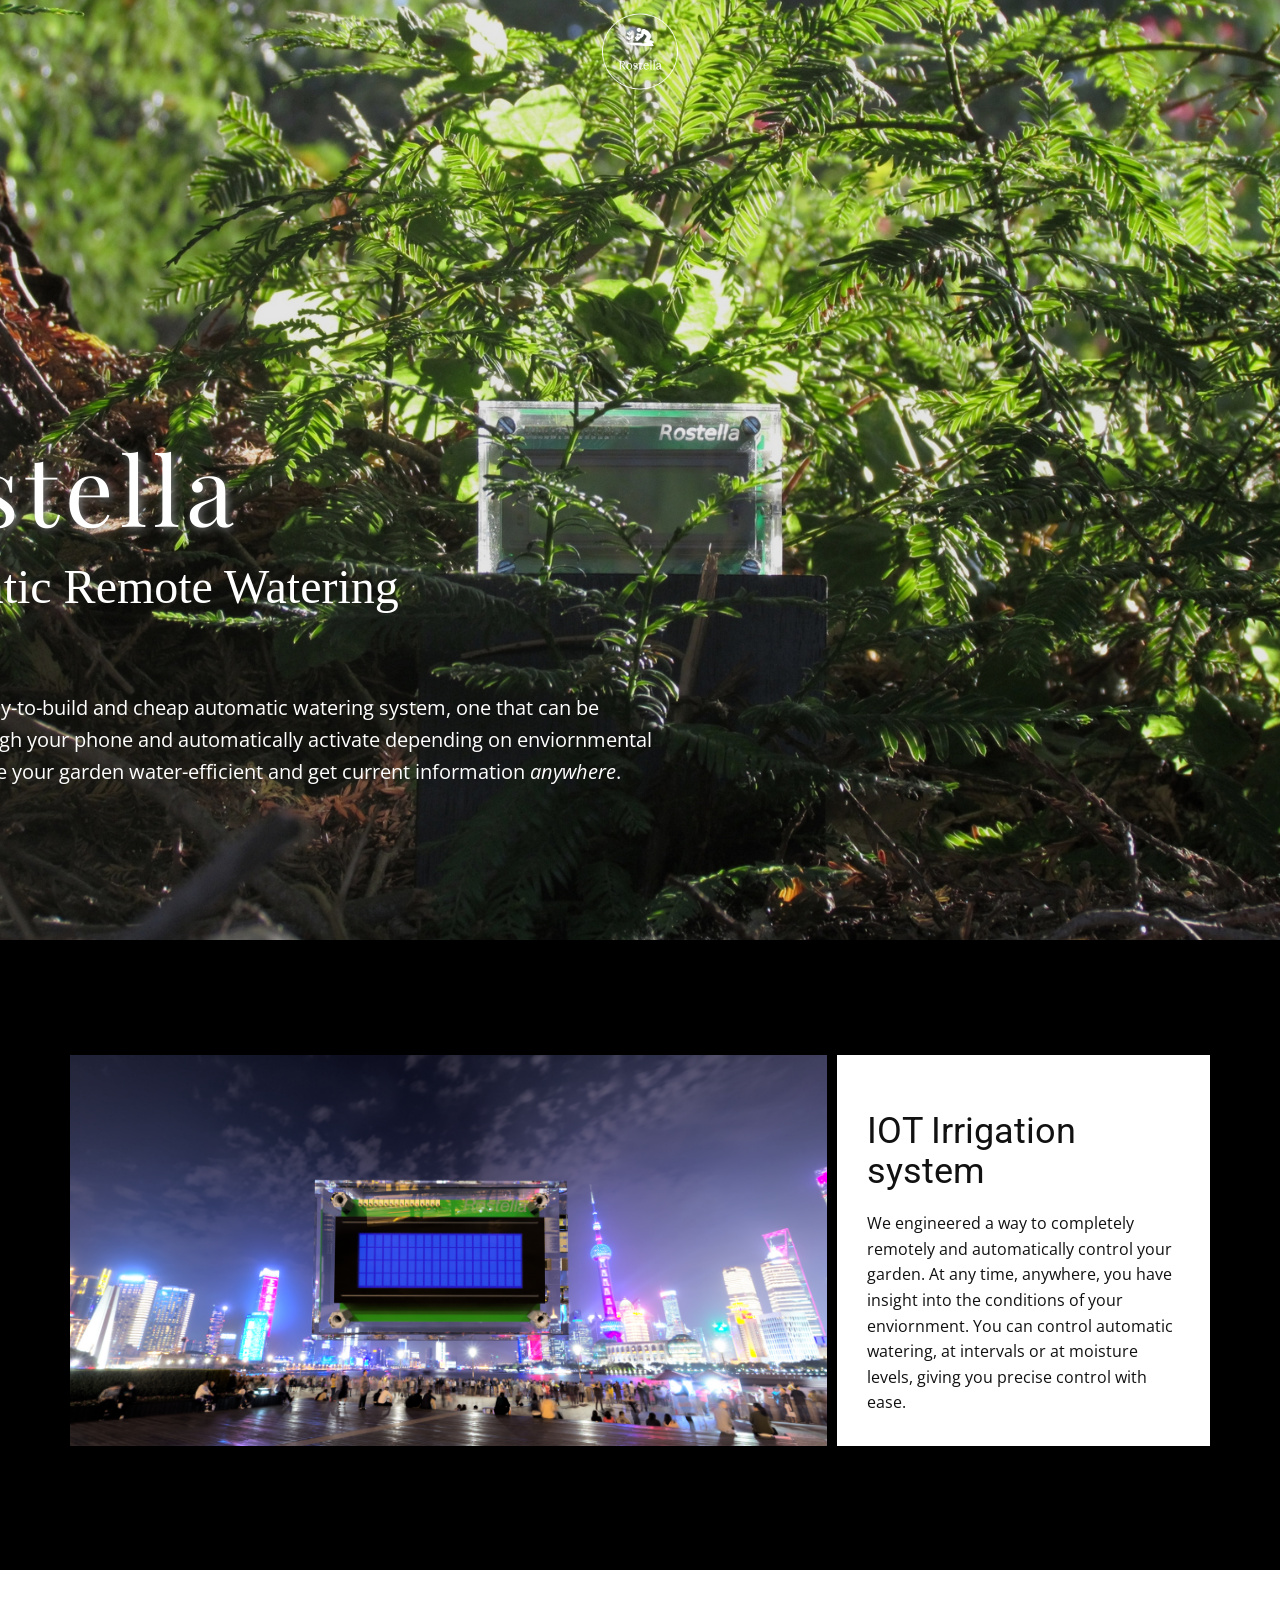
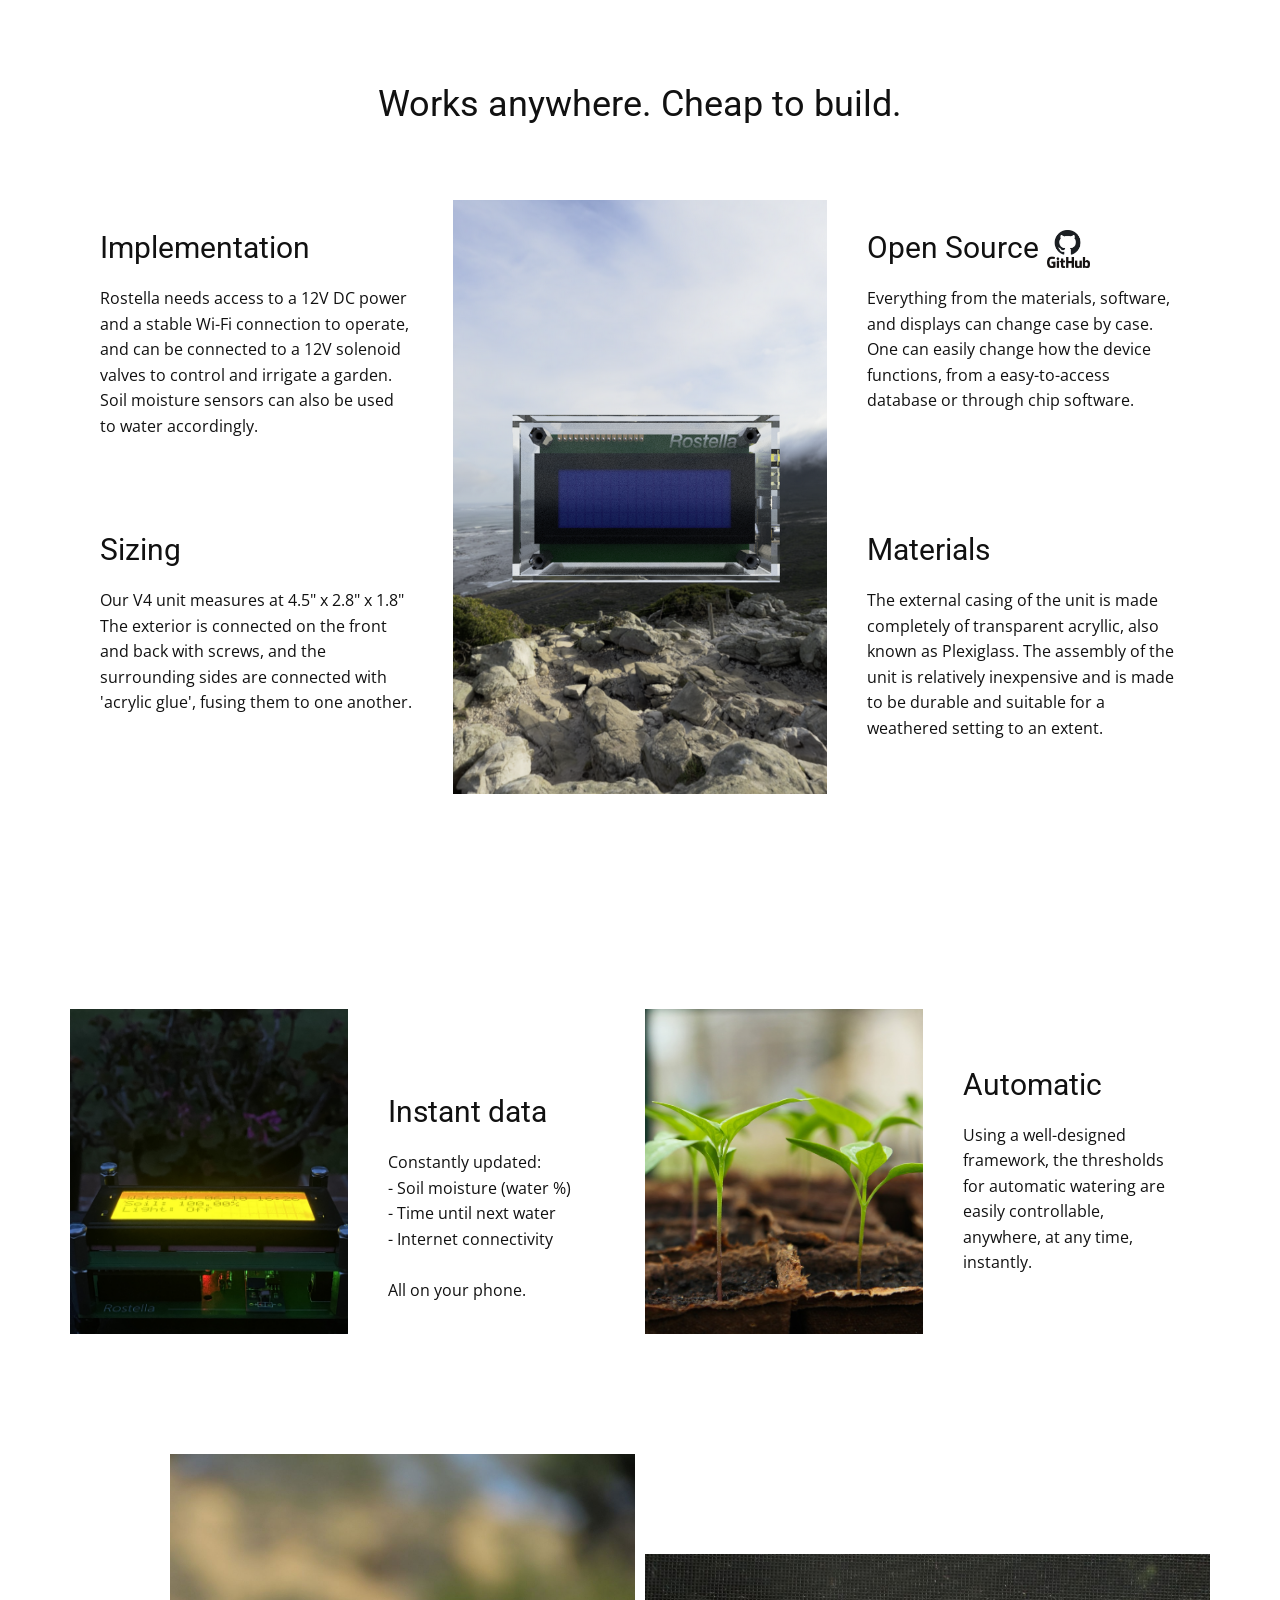
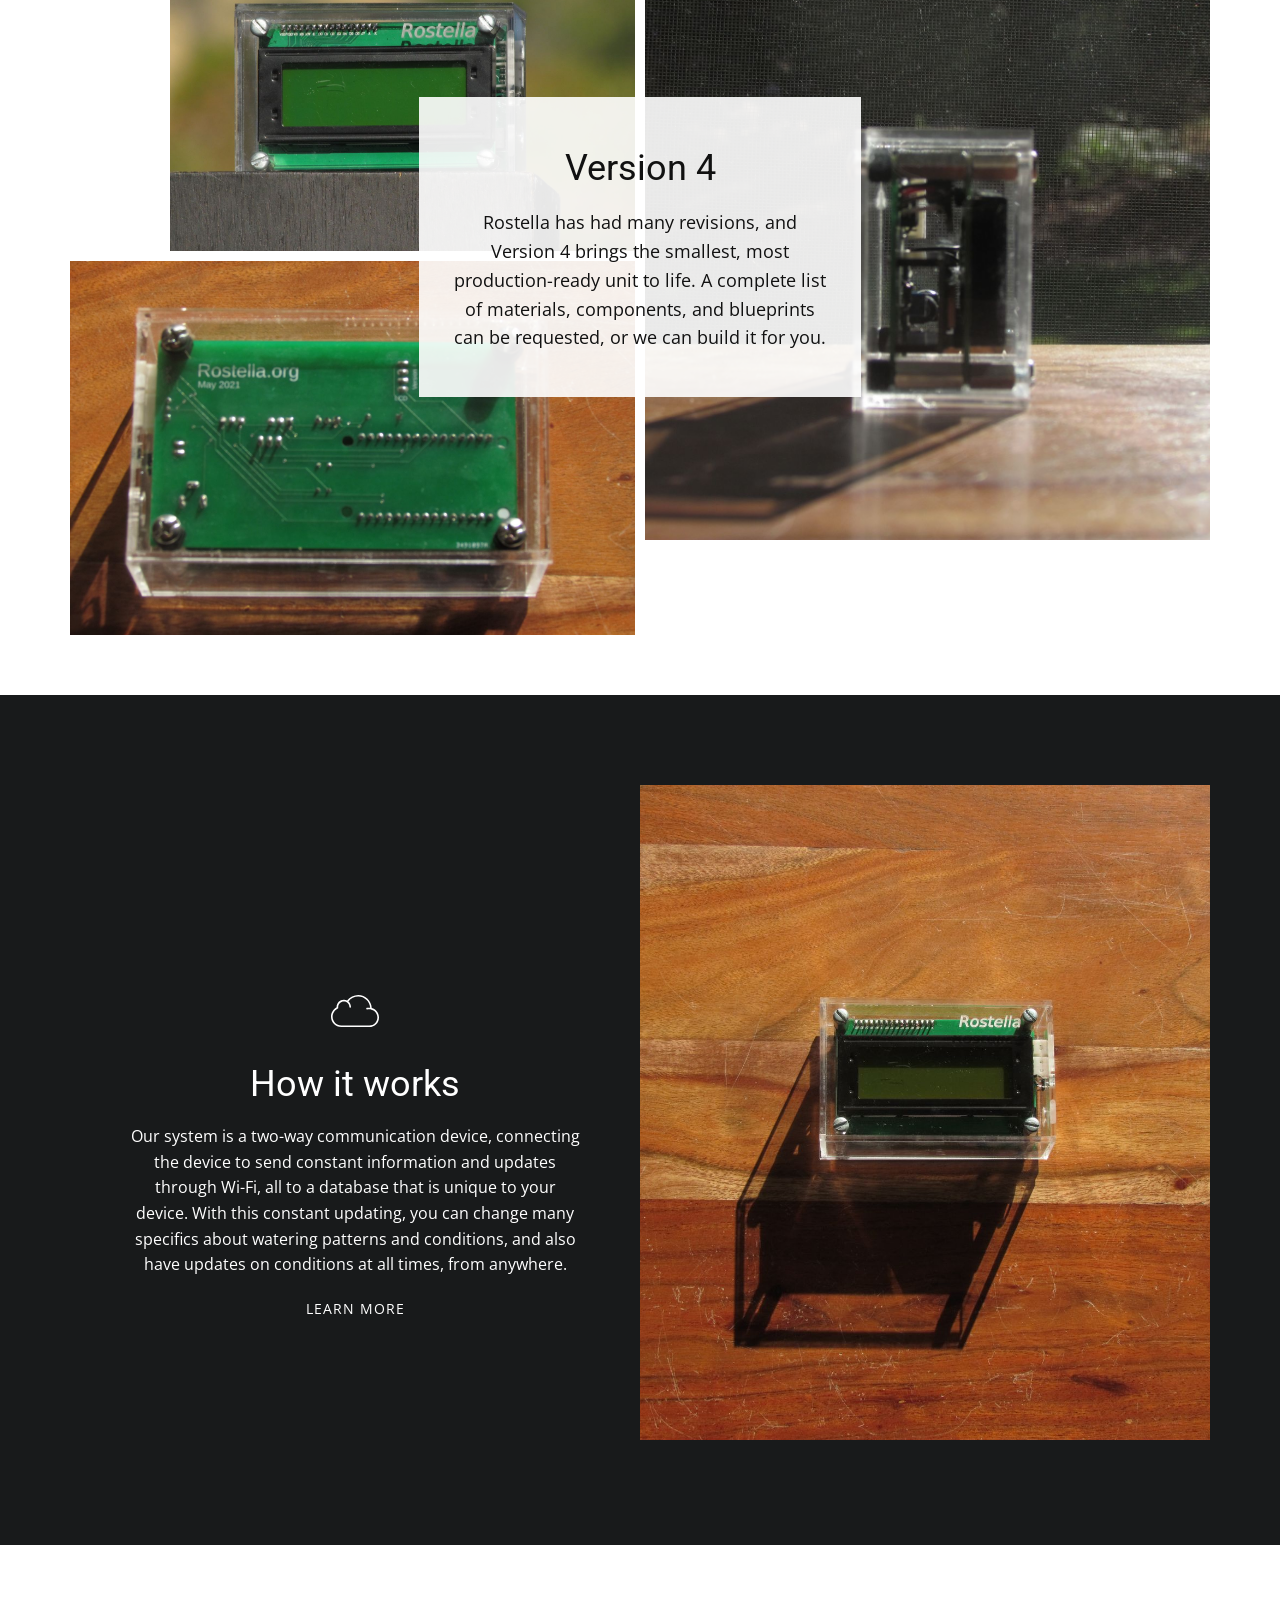
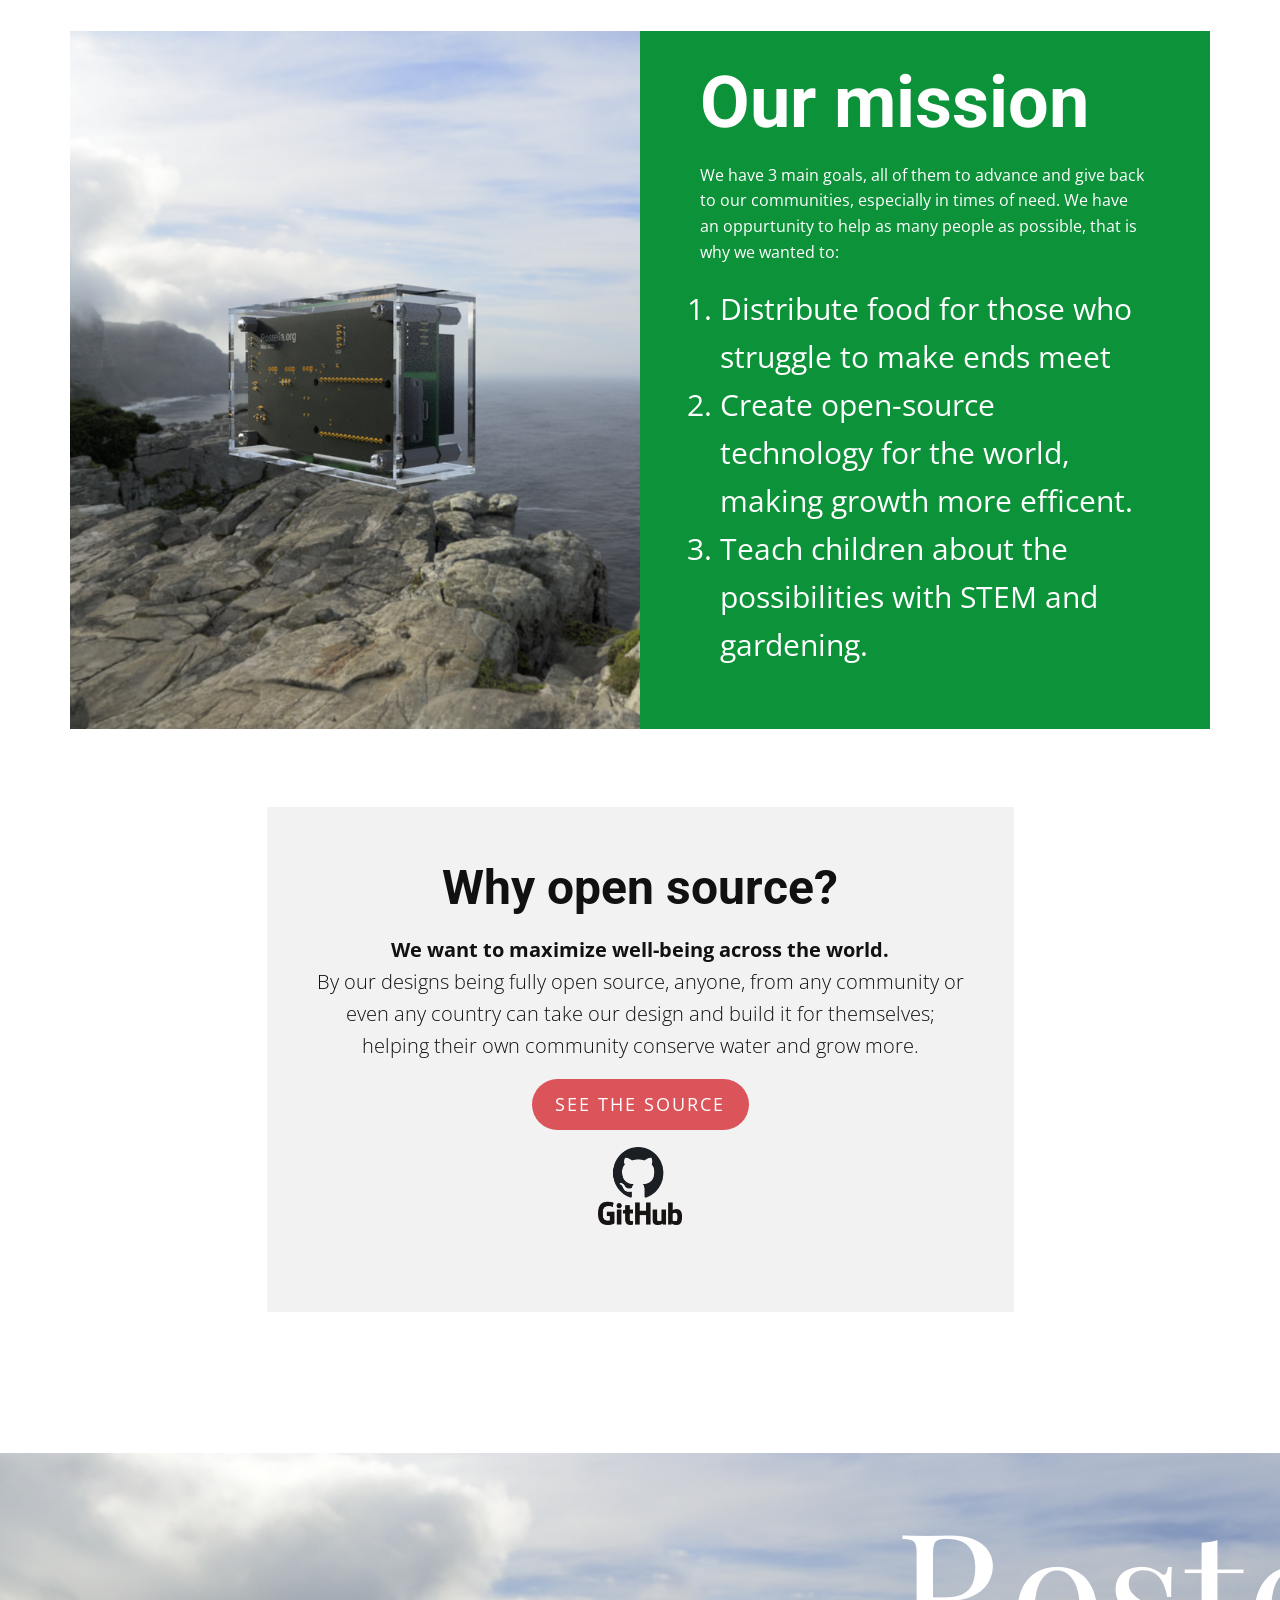
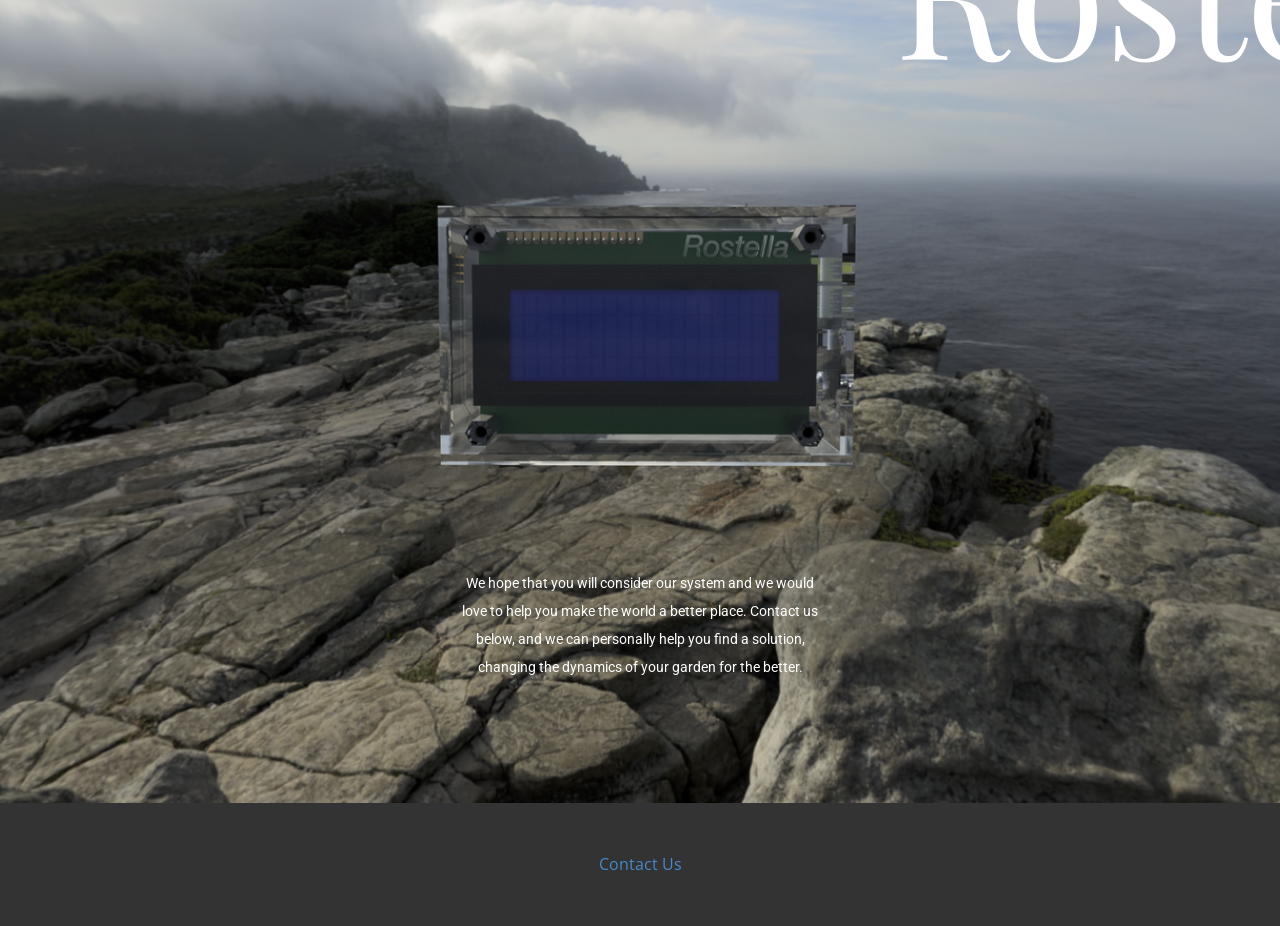
<file: Rostella-IOT-Garden.html>
<!DOCTYPE html>
<html style="font-size: 16px;">
  <head>
    <meta name="viewport" content="width=device-width, initial-scale=1.0">
    <meta charset="utf-8">
    <meta name="keywords" content="Automatic Remote Watering System, IOT Irrigation system, Works anywhere. Cheap to build., Our build, How it works, Our mission, Why open source?">
    <meta name="description" content="">
    <meta name="page_type" content="np-template-header-footer-from-plugin">
    <title>Rostella IOT Garden</title>
    <link rel="stylesheet" href="nicepage.css" media="screen">
<link rel="stylesheet" href="Rostella-IOT-Garden.css" media="screen">
    <script class="u-script" type="text/javascript" src="jquery.js" defer=""></script>
    <script class="u-script" type="text/javascript" src="nicepage.js" defer=""></script>
    <meta name="generator" content="Nicepage 3.4.2, nicepage.com">
    
    <link id="u-theme-google-font" rel="stylesheet" href="https://fonts.googleapis.com/css?family=Roboto:100,100i,300,300i,400,400i,500,500i,700,700i,900,900i|Open+Sans:300,300i,400,400i,600,600i,700,700i,800,800i">
    <link id="u-page-google-font" rel="stylesheet" href="https://fonts.googleapis.com/css?family=Playfair+Display:400,400i,700,700i,900,900i">
    
    
    
    
    
    
    
    
    
    
    
    <script type="application/ld+json">{
		"@context": "http://schema.org",
		"@type": "Organization",
		"name": "Rostella",
		"url": "index.html"
}</script>
    <meta property="og:title" content="Rostella IOT Garden">
    <meta property="og:type" content="website">
    <meta name="theme-color" content="#478ac9">
    <link rel="canonical" href="index.html">
    <meta property="og:url" content="index.html">
  </head>
  <body class="u-body u-overlap u-overlap-contrast"><header class="u-align-left u-clearfix u-header u-header" id="sec-79b9"><div class="u-clearfix u-sheet u-sheet-1">
        <img src="images/Rostella-logos_white.png" alt="" class="u-absolute-hcenter u-expanded-height u-image u-image-default u-preserve-proportions u-image-1" data-image-width="1200" data-image-height="1200">
      </div></header>
    <section class="skrollable u-align-left u-clearfix u-image u-shading u-section-1" src="" id="sec-0557" data-image-width="4244" data-image-height="3214">
      <div class="u-clearfix u-sheet u-sheet-1">
        <h1 class="u-align-center-md u-align-center-sm u-align-center-xs u-align-left-lg u-align-left-xl u-custom-font u-font-playfair-display u-text u-title u-text-1">
          <span style="font-weight: 400;">Rostella</span>
        </h1>
        <h2 class="u-align-center-md u-align-center-sm u-align-center-xs u-custom-font u-font-georgia u-text u-text-2">Automatic Remote Watering System</h2>
        <p class="u-align-center-md u-align-center-sm u-align-center-xs u-large-text u-text u-text-variant u-text-3">We made an <span style="font-weight: 400;">easy-to-build and cheap</span>
          <span style="font-weight: 400;">automatic watering system</span>, one that can be controlled through your phone and automatically activate depending on enviornmental conditions. Make your garden water-efficient and get current information <span style="font-style: italic;">anywhere</span>.
        </p>
      </div>
    </section>
    <section class="u-black u-clearfix u-section-2" id="sec-a799">
      <div class="u-clearfix u-sheet u-sheet-1">
        <div class="u-clearfix u-expanded-width u-gutter-10 u-layout-wrap u-layout-wrap-1">
          <div class="u-layout">
            <div class="u-layout-row">
              <div class="u-container-style u-image u-layout-cell u-left-cell u-size-40 u-image-1" src="" data-image-width="2100" data-image-height="1500">
                <div class="u-container-layout u-valign-middle u-container-layout-1"></div>
              </div>
              <div class="u-align-left u-container-style u-layout-cell u-right-cell u-size-20 u-white u-layout-cell-2">
                <div class="u-container-layout u-container-layout-2">
                  <h2 class="u-align-center-sm u-align-center-xs u-text u-text-1">IOT Irrigation system</h2>
                  <p class="u-text u-text-2">We engineered a way to completely remotely and automatically control your garden. At any time, anywhere, you have insight into the conditions of your enviornment. You can control automatic watering, at intervals or at moisture levels, giving you precise control with ease.</p>
                </div>
              </div>
            </div>
          </div>
        </div>
      </div>
    </section>
    <section class="u-clearfix u-section-3" data-image-width="2000" data-image-height="1333" id="sec-9fd4">
      <div class="u-clearfix u-sheet u-sheet-1">
        <div class="u-align-center u-container-style u-group u-group-1">
          <div class="u-container-layout u-valign-middle u-container-layout-1">
            <h2 class="u-text u-text-1">Works anywhere. Cheap to build.</h2>
          </div>
        </div>
        <div class="u-clearfix u-expanded-width u-gutter-10 u-layout-wrap u-layout-wrap-1">
          <div class="u-gutter-0 u-layout">
            <div class="u-layout-row">
              <div class="u-size-20 u-size-30-md">
                <div class="u-layout-col">
                  <div class="u-align-left u-container-style u-layout-cell u-left-cell u-size-30 u-layout-cell-1">
                    <div class="u-container-layout u-valign-top u-container-layout-2">
                      <h3 class="u-text u-text-2">Implementation</h3>
                      <p class="u-text u-text-3">Rostella needs access to a 12V DC power and a stable Wi-Fi connection to operate, and can be connected to a 12V solenoid valves to control and irrigate a garden. Soil moisture sensors can also be used to water accordingly.</p>
                    </div>
                  </div>
                  <div class="u-align-left u-container-style u-layout-cell u-left-cell u-size-30 u-layout-cell-2">
                    <div class="u-container-layout u-valign-top u-container-layout-3">
                      <h3 class="u-text u-text-4">Sizing</h3>
                      <p class="u-text u-text-5">Our V4 unit measures at&nbsp;4.5" x 2.8" x 1.8"<br>The exterior is connected on the front and back with screws, and the surrounding sides are connected with 'acrylic glue', fusing them to one another.
                      </p>
                    </div>
                  </div>
                </div>
              </div>
              <div class="u-size-20 u-size-30-md">
                <div class="u-layout-row">
                  <div class="u-align-left u-container-style u-image u-layout-cell u-size-60 u-image-1" src="" data-image-width="1920" data-image-height="1080">
                    <div class="u-container-layout u-valign-top u-container-layout-4" src=""></div>
                  </div>
                </div>
              </div>
              <div class="u-size-20 u-size-60-md">
                <div class="u-layout-col">
                  <div class="u-align-left u-container-style u-layout-cell u-right-cell u-size-30 u-layout-cell-4">
                    <div class="u-container-layout u-container-layout-5">
                      <h3 class="u-text u-text-6">Open Source</h3><span class="u-file-icon u-icon u-icon-rectangle u-text-palette-1-base u-icon-1" data-href="https://github.com/Rostella/rostella" data-target="_blank"><img src="images/GitHub-logo.png" alt=""></span>
                      <p class="u-text u-text-7">Everything from the materials, software, and displays can change case by case.&nbsp;<br>One can easily change how the device functions, from a easy-to-access database or through chip software.
                      </p>
                    </div>
                  </div>
                  <div class="u-align-left u-container-style u-layout-cell u-right-cell u-size-30 u-layout-cell-5">
                    <div class="u-container-layout u-valign-top u-container-layout-6">
                      <h3 class="u-text u-text-8">Materials</h3>
                      <p class="u-text u-text-9">The external casing of the unit is made completely of transparent acryllic, also known as Plexiglass. The assembly of the unit is relatively inexpensive and is made to be durable and suitable for a weathered setting to an extent.</p>
                    </div>
                  </div>
                </div>
              </div>
            </div>
          </div>
        </div>
      </div>
    </section>
    <section class="u-align-center u-clearfix u-section-4" id="sec-d70f">
      <div class="u-clearfix u-sheet u-sheet-1">
        <div class="u-clearfix u-expanded-width u-gutter-10 u-layout-wrap u-layout-wrap-1">
          <div class="u-layout">
            <div class="u-layout-row">
              <div class="u-container-style u-image u-layout-cell u-left-cell u-size-15 u-size-30-md u-image-1" src="" data-image-width="1200" data-image-height="1600">
                <div class="u-container-layout u-valign-middle u-container-layout-1"></div>
              </div>
              <div class="u-align-left u-container-style u-layout-cell u-size-15 u-size-30-md u-layout-cell-2">
                <div class="u-container-layout u-container-layout-2">
                  <h3 class="u-text u-text-1">Instant data</h3>
                  <p class="u-text u-text-2">Constantly updated:<br>- Soil moisture (water %)<br>- Time until next water<br>- Internet connectivity&nbsp;<br>
                    <br>All on your phone.
                  </p>
                </div>
              </div>
              <div class="u-container-style u-image u-layout-cell u-size-15 u-size-30-md u-image-2" src="" data-image-width="1280" data-image-height="783">
                <div class="u-container-layout u-valign-middle u-container-layout-3"></div>
              </div>
              <div class="u-align-left u-container-style u-layout-cell u-right-cell u-size-15 u-size-30-md u-layout-cell-4">
                <div class="u-container-layout u-valign-middle u-container-layout-4">
                  <h3 class="u-text u-text-3">Automatic</h3>
                  <p class="u-text u-text-4">Using a well-designed framework, the thresholds for automatic watering are easily controllable, anywhere, at any time, instantly.</p>
                </div>
              </div>
            </div>
          </div>
        </div>
      </div>
    </section>
    <section class="u-align-center u-clearfix u-section-5" id="sec-f5d4">
      <div class="u-clearfix u-sheet u-valign-middle u-sheet-1">
        <div class="u-clearfix u-expanded-width u-gutter-10 u-layout-wrap u-layout-wrap-1">
          <div class="u-layout">
            <div class="u-layout-row">
              <div class="u-size-30">
                <div class="u-layout-col">
                  <div class="u-align-left u-container-style u-layout-cell u-left-cell u-size-30 u-layout-cell-1" src="">
                    <div class="u-container-layout u-container-layout-1" src="">
                      <img class="u-expanded-width u-image u-image-1" src="images/IMG_4344.JPG" data-image-width="4320" data-image-height="3240">
                    </div>
                  </div>
                  <div class="u-align-left u-container-style u-image u-layout-cell u-left-cell u-size-30 u-image-2" src="" data-image-width="1600" data-image-height="1200">
                    <div class="u-container-layout u-container-layout-2" src=""></div>
                  </div>
                </div>
              </div>
              <div class="u-size-30">
                <div class="u-layout-row">
                  <div class="u-align-left u-container-style u-layout-cell u-right-cell u-size-60 u-layout-cell-3" src="">
                    <div class="u-container-layout u-container-layout-3" src="">
                      <img class="u-expanded-width u-image u-image-3" src="images/IMG_43321.JPG" data-image-width="1600" data-image-height="1200">
                      <div class="u-align-center u-container-style u-group u-opacity u-opacity-90 u-white u-group-1">
                        <div class="u-container-layout u-container-layout-4">
                          <h2 class="u-text u-text-1">Version 4</h2>
                          <p class="u-text u-text-2">Rostella has had many revisions, and Version 4 brings the smallest, most production-ready unit to life. A complete list of materials, components, and blueprints can be requested, or we can build it for you.</p>
                        </div>
                      </div>
                    </div>
                  </div>
                </div>
              </div>
            </div>
          </div>
        </div>
      </div>
    </section>
    <section class="u-clearfix u-custom-color-2 u-section-6" id="sec-fb02">
      <div class="u-clearfix u-sheet u-sheet-1">
        <div class="u-clearfix u-expanded-width u-gutter-0 u-layout-wrap u-layout-wrap-1">
          <div class="u-layout" style="">
            <div class="u-layout-row" style="">
              <div class="u-align-center u-container-style u-custom-color-2 u-layout-cell u-left-cell u-size-30 u-size-xs-60 u-layout-cell-1" src="">
                <div class="u-container-layout u-container-layout-1"><span class="u-icon u-icon-circle u-icon-1"><svg class="u-svg-link" preserveAspectRatio="xMidYMin slice" viewBox="0 0 60 60" style=""><use xmlns:xlink="http://www.w3.org/1999/xlink" xlink:href="#svg-3cba"></use></svg><svg xmlns="http://www.w3.org/2000/svg" xmlns:xlink="http://www.w3.org/1999/xlink" version="1.1" xml:space="preserve" class="u-svg-content" viewBox="0 0 60 60" x="0px" y="0px" id="svg-3cba" style="enable-background:new 0 0 60 60;"><path d="M50.976,26.194C50.447,17.194,43.028,10,34.085,10c-5.43,0-10.688,2.663-13.946,7.008c-0.075-0.039-0.154-0.066-0.23-0.102
	c-0.198-0.096-0.399-0.187-0.604-0.269c-0.114-0.045-0.228-0.086-0.343-0.126c-0.203-0.071-0.409-0.134-0.619-0.191
	c-0.115-0.031-0.229-0.063-0.345-0.089c-0.225-0.051-0.455-0.09-0.687-0.125c-0.101-0.015-0.2-0.035-0.302-0.046
	C16.677,16.023,16.341,16,16,16c-4.963,0-9,4.037-9,9c0,0.127,0.008,0.252,0.016,0.377v0.004C2.857,27.649,0,32.399,0,37.154
	C0,44.237,5.762,50,12.845,50h24.508c0.104,0,0.207-0.006,0.311-0.014l0.062-0.008l0.134,0.008C37.962,49.994,38.064,50,38.169,50
	h9.803C54.604,50,60,44.604,60,37.972C60,32.483,56.173,27.56,50.976,26.194z M47.972,48h-9.803c-0.059,0-0.116-0.005-0.174-0.009
	l-0.271-0.011l-0.198,0.011C37.469,47.995,37.411,48,37.353,48H12.845C6.865,48,2,43.135,2,37.154C2,33,4.705,28.688,8.433,26.901
	L9,26.63V26c0-0.127,0.008-0.256,0.015-0.386l0.009-0.16l-0.012-0.21C9.006,25.163,9,25.082,9,25c0-3.859,3.141-7,7-7
	c0.309,0,0.614,0.027,0.917,0.067c0.078,0.01,0.156,0.023,0.233,0.036c0.267,0.044,0.53,0.102,0.789,0.177
	c0.035,0.01,0.071,0.017,0.106,0.027c0.285,0.087,0.563,0.197,0.835,0.321c0.071,0.032,0.14,0.067,0.21,0.101
	c0.24,0.119,0.475,0.249,0.702,0.396C21.719,20.373,23,22.538,23,25c0,0.553,0.447,1,1,1s1-0.447,1-1c0-2.754-1.246-5.219-3.2-6.871
	C24.667,14.379,29.388,12,34.085,12c7.745,0,14.177,6.135,14.848,13.888c-1.022-0.072-2.552-0.109-4.083,0.124
	c-0.546,0.083-0.921,0.593-0.838,1.139c0.075,0.495,0.501,0.85,0.987,0.85c0.05,0,0.101-0.004,0.151-0.012
	c2.227-0.337,4.548-0.021,4.684-0.002C54.49,28.872,58,33.161,58,37.972C58,43.501,53.501,48,47.972,48z"></path></svg>
                
                
              </span>
                  <h2 class="u-text u-text-1">How it works</h2>
                  <p class="u-text u-text-2">Our system is a two-way communication device, connecting the device to send constant information and updates through Wi-Fi, all to a database that is unique to your device. With this constant updating, you can change many specifics about watering patterns and conditions, and also have updates on conditions at all times, from anywhere.</p>
                  <a href="https://github.com/Rostella/Rostella" class="u-btn u-button-style u-none u-btn-1" target="_blank">LEARN MORE</a>
                </div>
              </div>
              <div class="u-align-center u-container-style u-image u-layout-cell u-right-cell u-size-30 u-size-xs-60 u-image-1" src="" data-image-width="4320" data-image-height="3240">
                <div class="u-container-layout u-valign-middle u-container-layout-2" src=""></div>
              </div>
            </div>
          </div>
        </div>
      </div>
    </section>
    <section class="u-align-center u-clearfix u-section-7" id="sec-ac4a">
      <div class="u-clearfix u-sheet u-sheet-1">
        <div class="u-clearfix u-expanded-width u-gutter-0 u-layout-wrap u-layout-wrap-1">
          <div class="u-layout" style="">
            <div class="u-layout-row" style="">
              <div class="u-align-left u-container-style u-image u-layout-cell u-left-cell u-size-30 u-size-xs-60 u-image-1" src="" data-image-width="1920" data-image-height="1080">
                <div class="u-container-layout u-valign-middle u-container-layout-1" src=""></div>
              </div>
              <div class="u-align-left u-container-style u-custom-color-1 u-layout-cell u-right-cell u-size-30 u-size-xs-60 u-layout-cell-2">
                <div class="u-container-layout u-container-layout-2">
                  <h1 class="u-text u-title u-text-1">O<span style="font-weight: 700;">ur mission</span>
                  </h1>
                  <p class="u-text u-text-2">We have 3 main goals, all of them to advance and give back to our communities, especially in times of need. We have an oppurtunity to help as many people as possible, that is why we wanted to:<br>
                  </p>
                  <ol class="u-text u-text-3">
                    <li>Distribute food for those who struggle to make ends meet</li>
                    <li>Create open-source technology for the world, making growth more efficent.</li>
                    <li>Teach children about the possibilities with STEM and gardening.</li>
                  </ol>
                </div>
              </div>
            </div>
          </div>
        </div>
      </div>
    </section>
    <section class="u-align-left u-clearfix u-section-8" id="sec-8e99">
      <div class="u-clearfix u-sheet u-sheet-1">
        <div class="u-container-style u-grey-5 u-group u-group-1">
          <div class="u-container-layout u-container-layout-1">
            <h1 class="u-align-center u-text u-text-1">Why open source?</h1>
            <p class="u-align-center u-text u-text-2">
              <span style="font-weight: 700;">We want to maximize well-being across the world.</span>
              <br>By our designs being fully open source, anyone, from any community or even any country can take our design and build it for themselves; helping their own community conserve water and grow more.<br>
            </p>
            <a href="https://github.com/Rostella/Rostella" class="u-btn u-btn-round u-button-style u-color-scheme-summer-time u-color-style-multicolor-1 u-palette-2-base u-radius-50 u-btn-1" target="_blank">SEE THE SOURCE</a><span class="u-file-icon u-icon u-icon-rectangle u-text-palette-1-base u-icon-1"><img src="images/GitHub-logo.png" alt=""></span>
          </div>
        </div>
      </div>
    </section>
    <section class="u-clearfix u-image u-section-9" id="carousel_4112" data-image-width="3300" data-image-height="1860">
      <div class="u-clearfix u-sheet u-sheet-1">
        <h1 class="modern u-align-center-xs u-custom-font u-font-playfair-display u-text u-text-body-alt-color u-title u-text-1">Rostella<br>
        </h1>
        <p class="u-align-center u-custom-font u-heading-font u-text u-text-body-alt-color u-text-2">We hope that you will consider our system and we would love to help you make the world a better place. Contact us below, and we can personally help you find a solution, changing the dynamics of your garden for the better.<br>
        </p>
      </div>
    </section>
    <style class="u-overlap-style">.u-overlap:not(.u-sticky-scroll) .u-header {
}</style>
    
    
    
    <footer class="u-align-center u-clearfix u-footer u-grey-80 u-footer" id="sec-899a"><div class="u-clearfix u-sheet u-sheet-1">
        <p class="u-small-text u-text u-text-variant u-text-1">
          <a href="#sec-7765" class="u-active-none u-border-none u-btn u-button-link u-button-style u-dialog-link u-hover-none u-none u-text-palette-1-base u-btn-1">Contact Us<br>
          </a>
        </p>
      </div></footer>
  <section class="u-align-center u-black u-clearfix u-container-style u-dialog-block u-opacity u-opacity-70 u-valign-middle u-section-12" id="sec-7765">
      <div class="u-border-2 u-border-grey-75 u-container-style u-dialog u-gradient u-opacity u-opacity-75 u-shape-rectangle u-dialog-1">
        <div class="u-container-layout u-valign-middle u-container-layout-1">
          <p class="u-align-center u-text u-text-black u-text-1">
            <span class="u-text-white">
              <span style="font-weight: 400;">Contact Blake</span>:
            </span>&nbsp;<br>Kanssdev@gmail.com<br>
            <br>
            <span class="u-text-white">Contact William:</span>&nbsp;<br>Williamsimonton135@gmail.com<br>
            <br>
            <span class="u-text-white">We would love to hear your thoughts<br>Thank you!
            </span>
          </p>
        </div><button class="u-dialog-close-button u-icon u-text-grey-50 u-icon-1"><svg class="u-svg-link" preserveAspectRatio="xMidYMin slice" viewBox="0 0 413.348 413.348" style=""><use xmlns:xlink="http://www.w3.org/1999/xlink" xlink:href="#svg-5801"></use></svg><svg xmlns="http://www.w3.org/2000/svg" xmlns:xlink="http://www.w3.org/1999/xlink" version="1.1" xml:space="preserve" class="u-svg-content" viewBox="0 0 413.348 413.348" id="svg-5801"><path d="m413.348 24.354-24.354-24.354-182.32 182.32-182.32-182.32-24.354 24.354 182.32 182.32-182.32 182.32 24.354 24.354 182.32-182.32 182.32 182.32 24.354-24.354-182.32-182.32z"></path></svg></button>
      </div>
    </section><style>.u-section-12 {
  min-height: 826px;
}

.u-section-12 .u-dialog-1 {
  width: 566px;
  min-height: 367px;
  box-shadow: 0 -2px 8px 0 rgba(128,128,128,1);
  background-image: linear-gradient(#d9d9d9, #999999);
  margin: 60px auto;
}

.u-section-12 .u-container-layout-1 {
  padding: 40px 30px;
}

.u-section-12 .u-text-1 {
  margin: 87px 0 0;
}

.u-section-12 .u-icon-1 {
  width: 15px;
  height: 15px;
  left: auto;
  top: 17px;
  position: absolute;
  right: 16px;
}

@media (max-width: 1199px) {
  .u-section-12 .u-dialog-1 {
    height: auto;
  }
}

@media (max-width: 991px) {
  .u-section-12 .u-container-layout-1 {
    padding-top: 30px;
    padding-bottom: 30px;
  }
}

@media (max-width: 767px) {
  .u-section-12 .u-dialog-1 {
    width: 540px;
  }
}

@media (max-width: 575px) {
  .u-section-12 .u-dialog-1 {
    width: 566px;
    min-height: 370px;
  }

  .u-section-12 .u-container-layout-1 {
    padding-top: 40px;
    padding-bottom: 40px;
  }

  .u-section-12 .u-text-1 {
    margin-top: 0;
  }
}</style></body>
</html>
</file>
<file: Rostella-IOT-Garden.css>
.u-section-1 {
  background-image: linear-gradient(0deg, rgba(0,0,0,0.1), rgba(0,0,0,0.1)), url("images/Edited_rostella.jpg");
  background-position: 50% 50%;
  background-size: 105%;
}

.u-section-1 .u-sheet-1 {
  min-height: 940px;
}

.u-section-1 .u-text-1 {
  animation-duration: 1000ms;
  line-height: 1;
  letter-spacing: 6px;
  background-image: none;
  font-weight: 700;
  text-shadow: 2px 2px 8px rgba(128,128,128,1);
  font-size: 6rem;
  margin: 439px 618px 0 -221px;
}

.u-section-1 .u-text-2 {
  font-size: 3rem;
  background-image: none;
  margin: 26px 762px 0 -221px;
}

.u-section-1 .u-text-3 {
  font-size: 1.25rem;
  margin: 25px 524px 60px -221px;
}

@media (max-width: 1199px) {
  .u-section-1 .u-sheet-1 {
    min-height: 846px;
  }

  .u-section-1 .u-text-1 {
    width: auto;
    margin-top: 440px;
    margin-right: 312px;
    margin-left: -15px;
  }

  .u-section-1 .u-text-2 {
    width: auto;
    margin-top: 7px;
    margin-right: 287px;
    margin-left: -15px;
  }

  .u-section-1 .u-text-3 {
    width: auto;
    margin-top: 7px;
    margin-right: 118px;
    margin-left: -15px;
  }
}

@media (max-width: 991px) {
  .u-section-1 .u-sheet-1 {
    min-height: 842px;
  }

  .u-section-1 .u-text-1 {
    width: 533px;
    margin-top: 144px;
    margin-left: auto;
    margin-right: auto;
  }

  .u-section-1 .u-text-2 {
    margin-top: 10px;
    margin-left: 26px;
    margin-right: 26px;
  }

  .u-section-1 .u-text-3 {
    margin-top: 187px;
    margin-right: 0;
  }
}

@media (max-width: 767px) {
  .u-section-1 .u-sheet-1 {
    min-height: 761px;
  }

  .u-section-1 .u-text-1 {
    font-size: 3.75rem;
  }

  .u-section-1 .u-text-2 {
    font-size: 1.875rem;
    margin-top: 19px;
    margin-left: 47px;
    margin-right: 47px;
  }

  .u-section-1 .u-text-3 {
    font-size: 1rem;
    margin-top: 151px;
    margin-left: 0;
  }
}

@media (max-width: 575px) {
  .u-section-1 {
    background-position: 47.97% 77.78%;
    background-size: auto 110%;
  }

  .u-section-1 .u-sheet-1 {
    min-height: 624px;
  }

  .u-section-1 .u-text-1 {
    font-size: 4.5rem;
    margin-top: 154px;
    margin-left: 0;
    margin-right: 0;
    width: auto;
  }

  .u-section-1 .u-text-2 {
    font-size: 1.5rem;
    margin-top: 169px;
    margin-left: 0;
    margin-right: 0;
  }

  .u-section-1 .u-text-3 {
    font-size: 0.875rem;
    margin-top: 7px;
    margin-bottom: 38px;
  }
}.u-section-2 .u-sheet-1 {
  min-height: 630px;
}

.u-section-2 .u-layout-wrap-1 {
  margin: 115px 0 60px;
}

.u-section-2 .u-image-1 {
  min-height: 400px;
  background-image: url("images/Rostella_V4_2021-Aug-10_12-27-37AM-000_CustomizedView32029424069.png");
  background-position: 50% 50%;
}

.u-section-2 .u-container-layout-1 {
  padding: 30px 60px;
}

.u-section-2 .u-layout-cell-2 {
  min-height: 400px;
  background-image: none;
}

.u-section-2 .u-container-layout-2 {
  padding: 30px;
}

.u-section-2 .u-text-1 {
  margin: 27px 0 0;
}

.u-section-2 .u-text-2 {
  margin: 20px 0 0;
}

@media (max-width: 1199px) {
  .u-section-2 .u-sheet-1 {
    min-height: 30px;
  }

  .u-section-2 .u-layout-wrap-1 {
    margin-right: initial;
    margin-left: initial;
  }

  .u-section-2 .u-image-1 {
    min-height: 330px;
  }

  .u-section-2 .u-layout-cell-2 {
    min-height: 330px;
  }
}

@media (max-width: 991px) {
  .u-section-2 .u-image-1 {
    min-height: 253px;
  }

  .u-section-2 .u-container-layout-1 {
    padding-left: 30px;
    padding-right: 30px;
  }

  .u-section-2 .u-layout-cell-2 {
    min-height: 100px;
  }
}

@media (max-width: 767px) {
  .u-section-2 .u-sheet-1 {
    min-height: 162px;
  }

  .u-section-2 .u-image-1 {
    min-height: 285px;
  }

  .u-section-2 .u-container-layout-1 {
    padding-left: 10px;
    padding-right: 10px;
  }

  .u-section-2 .u-layout-cell-2 {
    min-height: 256px;
  }

  .u-section-2 .u-container-layout-2 {
    padding-left: 10px;
    padding-right: 10px;
  }
}

@media (max-width: 575px) {
  .u-section-2 .u-sheet-1 {
    min-height: 56px;
  }

  .u-section-2 .u-image-1 {
    min-height: 179px;
  }

  .u-section-2 .u-layout-cell-2 {
    min-height: 100px;
  }
}.u-section-3 .u-sheet-1 {
  min-height: 972px;
}

.u-section-3 .u-group-1 {
  min-height: 150px;
  width: 801px;
  margin: 60px auto 0;
}

.u-section-3 .u-container-layout-1 {
  padding: 30px 60px;
}

.u-section-3 .u-text-1 {
  margin: 0;
}

.u-section-3 .u-layout-wrap-1 {
  margin: 20px 0 60px;
}

.u-section-3 .u-layout-cell-1 {
  min-height: 302px;
}

.u-section-3 .u-container-layout-2 {
  padding: 30px;
}

.u-section-3 .u-text-2 {
  margin: 0;
}

.u-section-3 .u-text-3 {
  margin: 20px 0 0;
}

.u-section-3 .u-layout-cell-2 {
  min-height: 302px;
}

.u-section-3 .u-container-layout-3 {
  padding: 30px;
}

.u-section-3 .u-text-4 {
  margin: 0;
}

.u-section-3 .u-text-5 {
  margin: 20px 0 0;
}

.u-section-3 .u-image-1 {
  min-height: 604px;
  background-image: url("images/Rostella_V4_2021-Aug-09_11-41-40PM-000_CustomizedView30549232371.png");
  background-position: 50% 50%;
}

.u-section-3 .u-container-layout-4 {
  padding: 30px;
}

.u-section-3 .u-layout-cell-4 {
  min-height: 302px;
}

.u-section-3 .u-container-layout-5 {
  padding: 30px;
}

.u-section-3 .u-text-6 {
  margin: 0;
}

.u-section-3 .u-icon-1 {
  height: 38px;
  width: 43px;
  background-image: none;
  margin: -36px 90px 0 auto;
}

.u-section-3 .u-text-7 {
  margin: 18px 0 0;
}

.u-section-3 .u-layout-cell-5 {
  min-height: 302px;
}

.u-section-3 .u-container-layout-6 {
  padding: 30px;
}

.u-section-3 .u-text-8 {
  margin: 0;
}

.u-section-3 .u-text-9 {
  margin: 20px 0 0;
}

@media (max-width: 1199px) {
  .u-section-3 .u-sheet-1 {
    min-height: 866px;
  }

  .u-section-3 .u-group-1 {
    min-height: 124px;
  }

  .u-section-3 .u-layout-wrap-1 {
    margin-right: initial;
    margin-left: initial;
  }

  .u-section-3 .u-layout-cell-1 {
    min-height: 249px;
  }

  .u-section-3 .u-layout-cell-2 {
    min-height: 249px;
  }

  .u-section-3 .u-image-1 {
    min-height: 498px;
  }

  .u-section-3 .u-layout-cell-4 {
    min-height: 249px;
  }

  .u-section-3 .u-icon-1 {
    height: 58px;
    width: 64px;
    margin-top: -47px;
    margin-right: 71px;
  }

  .u-section-3 .u-text-7 {
    margin-top: 9px;
  }

  .u-section-3 .u-layout-cell-5 {
    min-height: 249px;
  }
}

@media (max-width: 991px) {
  .u-section-3 .u-sheet-1 {
    min-height: 1140px;
  }

  .u-section-3 .u-group-1 {
    min-height: 95px;
    width: 720px;
  }

  .u-section-3 .u-container-layout-1 {
    padding-left: 30px;
    padding-right: 30px;
  }

  .u-section-3 .u-layout-cell-1 {
    min-height: 100px;
  }

  .u-section-3 .u-layout-cell-2 {
    min-height: 100px;
  }

  .u-section-3 .u-image-1 {
    min-height: 572px;
  }

  .u-section-3 .u-layout-cell-4 {
    min-height: 100px;
  }

  .u-section-3 .u-layout-cell-5 {
    min-height: 100px;
  }
}

@media (max-width: 767px) {
  .u-section-3 .u-sheet-1 {
    min-height: 1426px;
  }

  .u-section-3 .u-group-1 {
    min-height: 71px;
    width: 540px;
  }

  .u-section-3 .u-container-layout-1 {
    padding-left: 10px;
    padding-right: 10px;
  }

  .u-section-3 .u-container-layout-2 {
    padding-left: 10px;
    padding-right: 10px;
  }

  .u-section-3 .u-container-layout-3 {
    padding-left: 10px;
    padding-right: 10px;
  }

  .u-section-3 .u-image-1 {
    min-height: 858px;
  }

  .u-section-3 .u-container-layout-4 {
    padding-left: 10px;
    padding-right: 10px;
  }

  .u-section-3 .u-container-layout-5 {
    padding-left: 10px;
    padding-right: 10px;
  }

  .u-section-3 .u-container-layout-6 {
    padding-left: 10px;
    padding-right: 10px;
  }
}

@media (max-width: 575px) {
  .u-section-3 .u-sheet-1 {
    min-height: 1108px;
  }

  .u-section-3 .u-group-1 {
    min-height: 45px;
    width: 340px;
  }

  .u-section-3 .u-image-1 {
    min-height: 540px;
  }
}.u-section-4 .u-sheet-1 {
  min-height: 427px;
}

.u-section-4 .u-layout-wrap-1 {
  margin: 67px auto 60px 0;
}

.u-section-4 .u-image-1 {
  min-height: 310px;
  background-image: url("images/3633.png");
  background-position: 48.05% 50%;
}

.u-section-4 .u-container-layout-1 {
  padding: 30px;
}

.u-section-4 .u-layout-cell-2 {
  min-height: 310px;
}

.u-section-4 .u-container-layout-2 {
  padding: 30px;
}

.u-section-4 .u-text-1 {
  margin-top: 55px;
  margin-bottom: 0;
  margin-left: 0;
}

.u-section-4 .u-text-2 {
  margin: 20px 0 0;
}

.u-section-4 .u-image-2 {
  min-height: 310px;
  background-image: url("images/c716bcb38e3105b2597ab13bd87c2b08249d23a046ae3e325a15cca6fbfc5f215fa57eb5b364c432ba026dc7a0d6e13ba264566c017c3ac5c167d4_1280.jpg");
  background-position: 50% 50%;
}

.u-section-4 .u-container-layout-3 {
  padding: 30px;
}

.u-section-4 .u-layout-cell-4 {
  min-height: 310px;
}

.u-section-4 .u-container-layout-4 {
  padding: 30px;
}

.u-section-4 .u-text-3 {
  margin-top: 0;
  margin-bottom: 0;
}

.u-section-4 .u-text-4 {
  margin-bottom: 0;
  margin-top: 20px;
}

@media (max-width: 1199px) {
  .u-section-4 .u-sheet-1 {
    min-height: 346px;
  }

  .u-section-4 .u-layout-wrap-1 {
    margin-right: initial;
    margin-left: initial;
  }

  .u-section-4 .u-image-1 {
    min-height: 256px;
    background-size: auto 125%;
  }

  .u-section-4 .u-layout-cell-2 {
    min-height: 256px;
  }

  .u-section-4 .u-text-1 {
    margin-right: undefined;
  }

  .u-section-4 .u-image-2 {
    min-height: 256px;
  }

  .u-section-4 .u-layout-cell-4 {
    min-height: 256px;
  }
}

@media (max-width: 991px) {
  .u-section-4 .u-sheet-1 {
    min-height: 265px;
  }

  .u-section-4 .u-image-1 {
    min-height: 392px;
  }

  .u-section-4 .u-layout-cell-2 {
    min-height: 100px;
  }

  .u-section-4 .u-image-2 {
    min-height: 392px;
  }

  .u-section-4 .u-layout-cell-4 {
    min-height: 100px;
  }
}

@media (max-width: 767px) {
  .u-section-4 .u-sheet-1 {
    min-height: 199px;
  }

  .u-section-4 .u-image-1 {
    min-height: 588px;
  }

  .u-section-4 .u-container-layout-1 {
    padding-left: 10px;
    padding-right: 10px;
  }

  .u-section-4 .u-container-layout-2 {
    padding-left: 10px;
    padding-right: 10px;
  }

  .u-section-4 .u-image-2 {
    min-height: 588px;
  }

  .u-section-4 .u-container-layout-3 {
    padding-left: 10px;
    padding-right: 10px;
  }

  .u-section-4 .u-container-layout-4 {
    padding-left: 10px;
    padding-right: 10px;
  }
}

@media (max-width: 575px) {
  .u-section-4 .u-sheet-1 {
    min-height: 125px;
  }

  .u-section-4 .u-image-1 {
    min-height: 370px;
  }

  .u-section-4 .u-image-2 {
    min-height: 370px;
  }
}.u-section-5 .u-sheet-1 {
  min-height: 901px;
}

.u-section-5 .u-layout-wrap-1 {
  margin: 60px auto 60px 0;
}

.u-section-5 .u-layout-cell-1 {
  min-height: 405px;
}

.u-section-5 .u-container-layout-1 {
  padding: 0 0 0 100px;
}

.u-section-5 .u-image-1 {
  height: 397px;
  margin-bottom: 0;
  margin-left: 0;
  margin-right: auto;
}

.u-section-5 .u-image-2 {
  min-height: 384px;
  background-image: url("images/IMG_4327.JPG");
  background-position: 50% 50%;
}

.u-section-5 .u-container-layout-2 {
  padding: 20px;
}

.u-section-5 .u-layout-cell-3 {
  min-height: 789px;
}

.u-section-5 .u-container-layout-3 {
  padding: 100px 0 0;
}

.u-section-5 .u-image-3 {
  height: 586px;
  object-position: 46.53% 50%;
  margin: 0 auto 0 0;
}

.u-section-5 .u-group-1 {
  min-height: 300px;
  width: 442px;
  margin: -443px auto 0 -226px;
}

.u-section-5 .u-container-layout-4 {
  padding: 30px;
}

.u-section-5 .u-text-1 {
  margin: 22px 0 0;
}

.u-section-5 .u-text-2 {
  font-size: 1.125rem;
  margin: 20px 0 0;
}

@media (max-width: 1199px) {
  .u-section-5 .u-sheet-1 {
    min-height: 763px;
  }

  .u-section-5 .u-layout-wrap-1 {
    margin-right: initial;
    margin-left: initial;
  }

  .u-section-5 .u-layout-cell-1 {
    min-height: 334px;
  }

  .u-section-5 .u-image-1 {
    height: 313px;
    margin-right: initial;
    margin-left: initial;
  }

  .u-section-5 .u-image-2 {
    min-height: 317px;
  }

  .u-section-5 .u-layout-cell-3 {
    min-height: 651px;
  }

  .u-section-5 .u-image-3 {
    height: 483px;
    margin-right: initial;
    margin-left: initial;
  }

  .u-section-5 .u-group-1 {
    margin-top: -404px;
    margin-left: -225px;
  }
}

@media (max-width: 991px) {
  .u-section-5 .u-sheet-1 {
    min-height: 455px;
  }

  .u-section-5 .u-layout-cell-1 {
    min-height: 256px;
  }

  .u-section-5 .u-container-layout-1 {
    padding-left: 30px;
  }

  .u-section-5 .u-image-1 {
    height: 279px;
    margin-right: initial;
    margin-left: initial;
  }

  .u-section-5 .u-image-2 {
    min-height: 243px;
  }

  .u-section-5 .u-layout-cell-3 {
    min-height: 100px;
  }

  .u-section-5 .u-container-layout-3 {
    padding-top: 30px;
  }

  .u-section-5 .u-image-3 {
    height: 462px;
    margin-right: initial;
    margin-left: initial;
  }

  .u-section-5 .u-group-1 {
    min-height: 235px;
    width: 370px;
    margin-top: -377px;
    margin-left: -187px;
  }

  .u-section-5 .u-container-layout-4 {
    padding-top: 19px;
    padding-bottom: 19px;
  }
}

@media (max-width: 767px) {
  .u-section-5 .u-sheet-1 {
    min-height: 677px;
  }

  .u-section-5 .u-layout-cell-1 {
    min-height: 384px;
  }

  .u-section-5 .u-container-layout-1 {
    padding-left: 10px;
  }

  .u-section-5 .u-image-1 {
    height: 448px;
    margin-right: initial;
    margin-left: initial;
  }

  .u-section-5 .u-image-2 {
    min-height: 365px;
  }

  .u-section-5 .u-container-layout-2 {
    padding-left: 10px;
    padding-right: 10px;
  }

  .u-section-5 .u-layout-cell-3 {
    min-height: 548px;
  }

  .u-section-5 .u-image-3 {
    height: 508px;
    margin-right: initial;
    margin-left: initial;
  }

  .u-section-5 .u-group-1 {
    margin-top: -625px;
    margin-left: 85px;
  }

  .u-section-5 .u-container-layout-4 {
    padding-left: 10px;
    padding-right: 10px;
  }
}

@media (max-width: 575px) {
  .u-section-5 .u-sheet-1 {
    min-height: 985px;
  }

  .u-section-5 .u-layout-cell-1 {
    min-height: 242px;
  }

  .u-section-5 .u-image-1 {
    height: 279px;
    margin-right: initial;
    margin-left: initial;
  }

  .u-section-5 .u-image-2 {
    min-height: 230px;
  }

  .u-section-5 .u-layout-cell-3 {
    min-height: 356px;
  }

  .u-section-5 .u-image-3 {
    height: 316px;
    margin-right: initial;
    margin-left: initial;
  }

  .u-section-5 .u-group-1 {
    min-height: 246px;
    width: 280px;
    margin-top: -418px;
    margin-left: auto;
  }
}.u-section-6 {
  min-height: 318px;
}

.u-section-6 .u-sheet-1 {
  min-height: 850px;
}

.u-section-6 .u-layout-wrap-1 {
  pointer-events: auto;
  margin: 90px auto 60px 0;
}

.u-section-6 .u-layout-cell-1 {
  min-height: 655px;
  pointer-events: auto;
}

.u-section-6 .u-container-layout-1 {
  padding: 30px 60px;
}

.u-section-6 .u-icon-1 {
  height: 48px;
  width: 48px;
  background-image: none;
  margin: 172px auto 0;
}

.u-section-6 .u-text-1 {
  margin: 30px 0 0;
}

.u-section-6 .u-text-2 {
  margin: 20px 0 0;
}

.u-section-6 .u-btn-1 {
  border-style: none;
  text-transform: uppercase;
  font-size: 0.875rem;
  letter-spacing: 1px;
  background-image: none;
  margin: 20px auto 0;
  padding: 0;
}

.u-section-6 .u-image-1 {
  min-height: 655px;
  pointer-events: auto;
  background-image: url("images/IMG_4317.JPG");
  background-position: 50% 50%;
}

.u-section-6 .u-container-layout-2 {
  padding: 30px 60px;
}

@media (max-width: 1199px) {
  .u-section-6 .u-sheet-1 {
    min-height: 203px;
  }

  .u-section-6 .u-layout-wrap-1 {
    margin-right: initial;
    margin-left: initial;
  }

  .u-section-6 .u-layout-cell-1 {
    min-height: 540px;
  }

  .u-section-6 .u-image-1 {
    min-height: 540px;
  }
}

@media (max-width: 991px) {
  .u-section-6 {
    min-height: 66px;
  }

  .u-section-6 .u-sheet-1 {
    min-height: 77px;
  }

  .u-section-6 .u-layout-cell-1 {
    min-height: 100px;
  }

  .u-section-6 .u-container-layout-1 {
    padding-left: 30px;
    padding-right: 30px;
  }

  .u-section-6 .u-image-1 {
    min-height: 414px;
  }

  .u-section-6 .u-container-layout-2 {
    padding-left: 30px;
    padding-right: 30px;
  }
}

@media (max-width: 767px) {
  .u-section-6 .u-container-layout-1 {
    padding-left: 50px;
    padding-right: 50px;
  }

  .u-section-6 .u-image-1 {
    min-height: 621px;
  }

  .u-section-6 .u-container-layout-2 {
    padding-left: 10px;
    padding-right: 10px;
  }
}

@media (max-width: 575px) {
  .u-section-6 .u-image-1 {
    min-height: 391px;
  }
}.u-section-7 .u-sheet-1 {
  min-height: 844px;
}

.u-section-7 .u-layout-wrap-1 {
  pointer-events: auto;
  margin: 86px 0 60px;
}

.u-section-7 .u-image-1 {
  min-height: 698px;
  pointer-events: auto;
  background-image: url("images/Rostella_V4_2021-Aug-09_11-47-17PM-000_CustomizedView18237875556.png");
  background-position: 50% 50%;
}

.u-section-7 .u-container-layout-1 {
  padding: 30px 60px;
}

.u-section-7 .u-layout-cell-2 {
  min-height: 698px;
  pointer-events: auto;
}

.u-section-7 .u-container-layout-2 {
  padding: 30px 60px 50px;
}

.u-section-7 .u-text-1 {
  font-weight: 700;
  margin: 2px 0 0;
}

.u-section-7 .u-text-2 {
  margin: 21px 0 0;
}

.u-section-7 .u-text-3 {
  margin-left: 0;
  margin-right: 0;
  font-size: 1.875rem;
  margin-bottom: 0;
}

@media (max-width: 1199px) {
  .u-section-7 .u-sheet-1 {
    min-height: 481px;
  }

  .u-section-7 .u-layout-wrap-1 {
    margin-right: initial;
    margin-left: initial;
  }

  .u-section-7 .u-image-1 {
    min-height: 576px;
  }

  .u-section-7 .u-layout-cell-2 {
    min-height: 576px;
  }
}

@media (max-width: 991px) {
  .u-section-7 .u-sheet-1 {
    min-height: 367px;
  }

  .u-section-7 .u-image-1 {
    min-height: 441px;
  }

  .u-section-7 .u-container-layout-1 {
    padding-left: 30px;
    padding-right: 30px;
  }

  .u-section-7 .u-layout-cell-2 {
    min-height: 100px;
  }

  .u-section-7 .u-container-layout-2 {
    padding-bottom: 30px;
    padding-left: 30px;
    padding-right: 30px;
  }
}

@media (max-width: 767px) {
  .u-section-7 .u-sheet-1 {
    min-height: 653px;
  }

  .u-section-7 .u-image-1 {
    min-height: 662px;
  }

  .u-section-7 .u-container-layout-1 {
    padding-left: 10px;
    padding-right: 10px;
  }

  .u-section-7 .u-container-layout-2 {
    padding-left: 10px;
    padding-right: 10px;
  }
}

@media (max-width: 575px) {
  .u-section-7 .u-sheet-1 {
    min-height: 446px;
  }

  .u-section-7 .u-image-1 {
    min-height: 417px;
  }

  .u-section-7 .u-text-3 {
    font-size: 1.5rem;
  }
}.u-section-8 .u-sheet-1 {
  min-height: 664px;
}

.u-section-8 .u-group-1 {
  width: 747px;
  min-height: 505px;
  margin: 18px auto 60px;
}

.u-section-8 .u-container-layout-1 {
  padding: 30px 50px;
}

.u-section-8 .u-text-1 {
  font-weight: 700;
  margin: 25px 0 0;
}

.u-section-8 .u-text-2 {
  font-size: 1.25rem;
  font-weight: 300;
  margin: 20px 0 0;
}

.u-section-8 .u-btn-1 {
  background-image: none;
  text-transform: uppercase;
  font-size: 1.125rem;
  letter-spacing: 2px;
  align-self: center;
  margin: 17px auto 0;
  padding: 11px 24px 11px 23px;
}

.u-section-8 .u-icon-1 {
  height: 78px;
  width: 84px;
  background-image: none;
  margin: 17px auto 0;
}

@media (max-width: 1199px) {
  .u-section-8 .u-group-1 {
    margin-bottom: 0;
    min-height: 427px;
  }

  .u-section-8 .u-btn-1 {
    height: 50px;
    margin-top: 112px;
  }
}

@media (max-width: 991px) {
  .u-section-8 .u-group-1 {
    width: 720px;
  }

  .u-section-8 .u-container-layout-1 {
    padding-left: 30px;
    padding-right: 30px;
  }
}

@media (max-width: 767px) {
  .u-section-8 .u-group-1 {
    width: 540px;
  }

  .u-section-8 .u-container-layout-1 {
    padding-left: 10px;
    padding-right: 10px;
  }
}

@media (max-width: 575px) {
  .u-section-8 .u-group-1 {
    width: 340px;
  }
}.u-section-9 {
  background-image: url("images/4k.png");
}

.u-section-9 .u-sheet-1 {
  min-height: 950px;
}

.u-section-9 .u-text-1 {
  font-size: 11rem;
  margin: 38px -315px 0 825px;
}

.u-section-9 .u-text-2 {
  font-size: 0.875rem;
  line-height: 2;
  width: 360px;
  margin: 485px auto 60px;
}

@media (max-width: 1199px) {
  .u-section-9 .u-sheet-1 {
    min-height: 783px;
  }

  .u-section-9 .u-text-1 {
    margin-left: 725px;
  }
}

@media (max-width: 991px) {
  .u-section-9 .u-sheet-1 {
    min-height: 600px;
  }

  .u-section-9 .u-text-1 {
    margin-left: 615px;
  }
}

@media (max-width: 767px) {
  .u-section-9 .u-sheet-1 {
    min-height: 450px;
  }

  .u-section-9 .u-text-1 {
    font-size: 3.75rem;
    margin-left: 525px;
  }
}

@media (max-width: 575px) {
  .u-section-9 .u-sheet-1 {
    min-height: 775px;
  }

  .u-section-9 .u-text-1 {
    font-size: 3rem;
    width: 230px;
    margin-top: 51px;
    margin-left: auto;
    margin-right: auto;
  }

  .u-section-9 .u-text-2 {
    width: 340px;
    margin-top: 472px;
  }
}.modern {
	font-size: 200px;
}
</file>
<file: Page-2.css>
.u-section-1 .u-sheet-1 {
  min-height: 500px;
}

.u-section-1 .u-layout-wrap-1 {
  margin-top: 60px;
  margin-bottom: 60px;
  position: relative;
}

.u-section-1 .u-image-1 {
  min-height: 400px;
  background-image: url("[data-uri]");
}

.u-section-1 .u-container-layout-1 {
  padding: 30px;
}

.u-section-1 .u-layout-cell-2 {
  min-height: 400px;
}

.u-section-1 .u-container-layout-2 {
  padding: 30px;
}

.u-section-1 .u-text-1 {
  margin: 0 auto;
}

.u-section-1 .u-text-2 {
  margin: 20px 0 0;
}

@media (max-width: 1199px) {
  .u-section-1 .u-sheet-1 {
    min-height: 430px;
  }

  .u-section-1 .u-image-1 {
    min-height: 330px;
  }

  .u-section-1 .u-layout-cell-2 {
    min-height: 330px;
  }
}

@media (max-width: 991px) {
  .u-section-1 .u-sheet-1 {
    min-height: 353px;
  }

  .u-section-1 .u-image-1 {
    min-height: 253px;
  }

  .u-section-1 .u-layout-cell-2 {
    min-height: 100px;
  }
}

@media (max-width: 767px) {
  .u-section-1 .u-sheet-1 {
    min-height: 580px;
  }

  .u-section-1 .u-image-1 {
    min-height: 380px;
  }

  .u-section-1 .u-container-layout-1 {
    padding-left: 10px;
    padding-right: 10px;
  }

  .u-section-1 .u-container-layout-2 {
    padding-left: 10px;
    padding-right: 10px;
  }
}

@media (max-width: 575px) {
  .u-section-1 .u-sheet-1 {
    min-height: 439px;
  }

  .u-section-1 .u-image-1 {
    min-height: 239px;
  }
}.u-section-2 {
  background-image: linear-gradient(0deg, rgba(0,0,0,0.55), rgba(0,0,0,0.55)), url("[data-uri]");
  background-position: 50% 50%;
}

.u-section-2 .u-sheet-1 {
  min-height: 800px;
}

.u-section-2 .u-text-1 {
  font-size: 6rem;
  font-weight: 700;
  margin: 60px auto 0;
}

.u-section-2 .u-text-2 {
  margin: 30px auto 0;
}

.u-section-2 .u-btn-1 {
  background-image: none;
  text-transform: uppercase;
  font-weight: 700;
  margin: 40px auto 60px;
}

@media (max-width: 1199px) {
  .u-section-2 .u-sheet-1 {
    min-height: 660px;
  }
}

@media (max-width: 991px) {
  .u-section-2 .u-sheet-1 {
    min-height: 506px;
  }
}

@media (max-width: 767px) {
  .u-section-2 .u-sheet-1 {
    min-height: 380px;
  }
}

@media (max-width: 575px) {
  .u-section-2 .u-sheet-1 {
    min-height: 239px;
  }

  .u-section-2 .u-text-1 {
    font-size: 3.75rem;
  }
}
</file>
